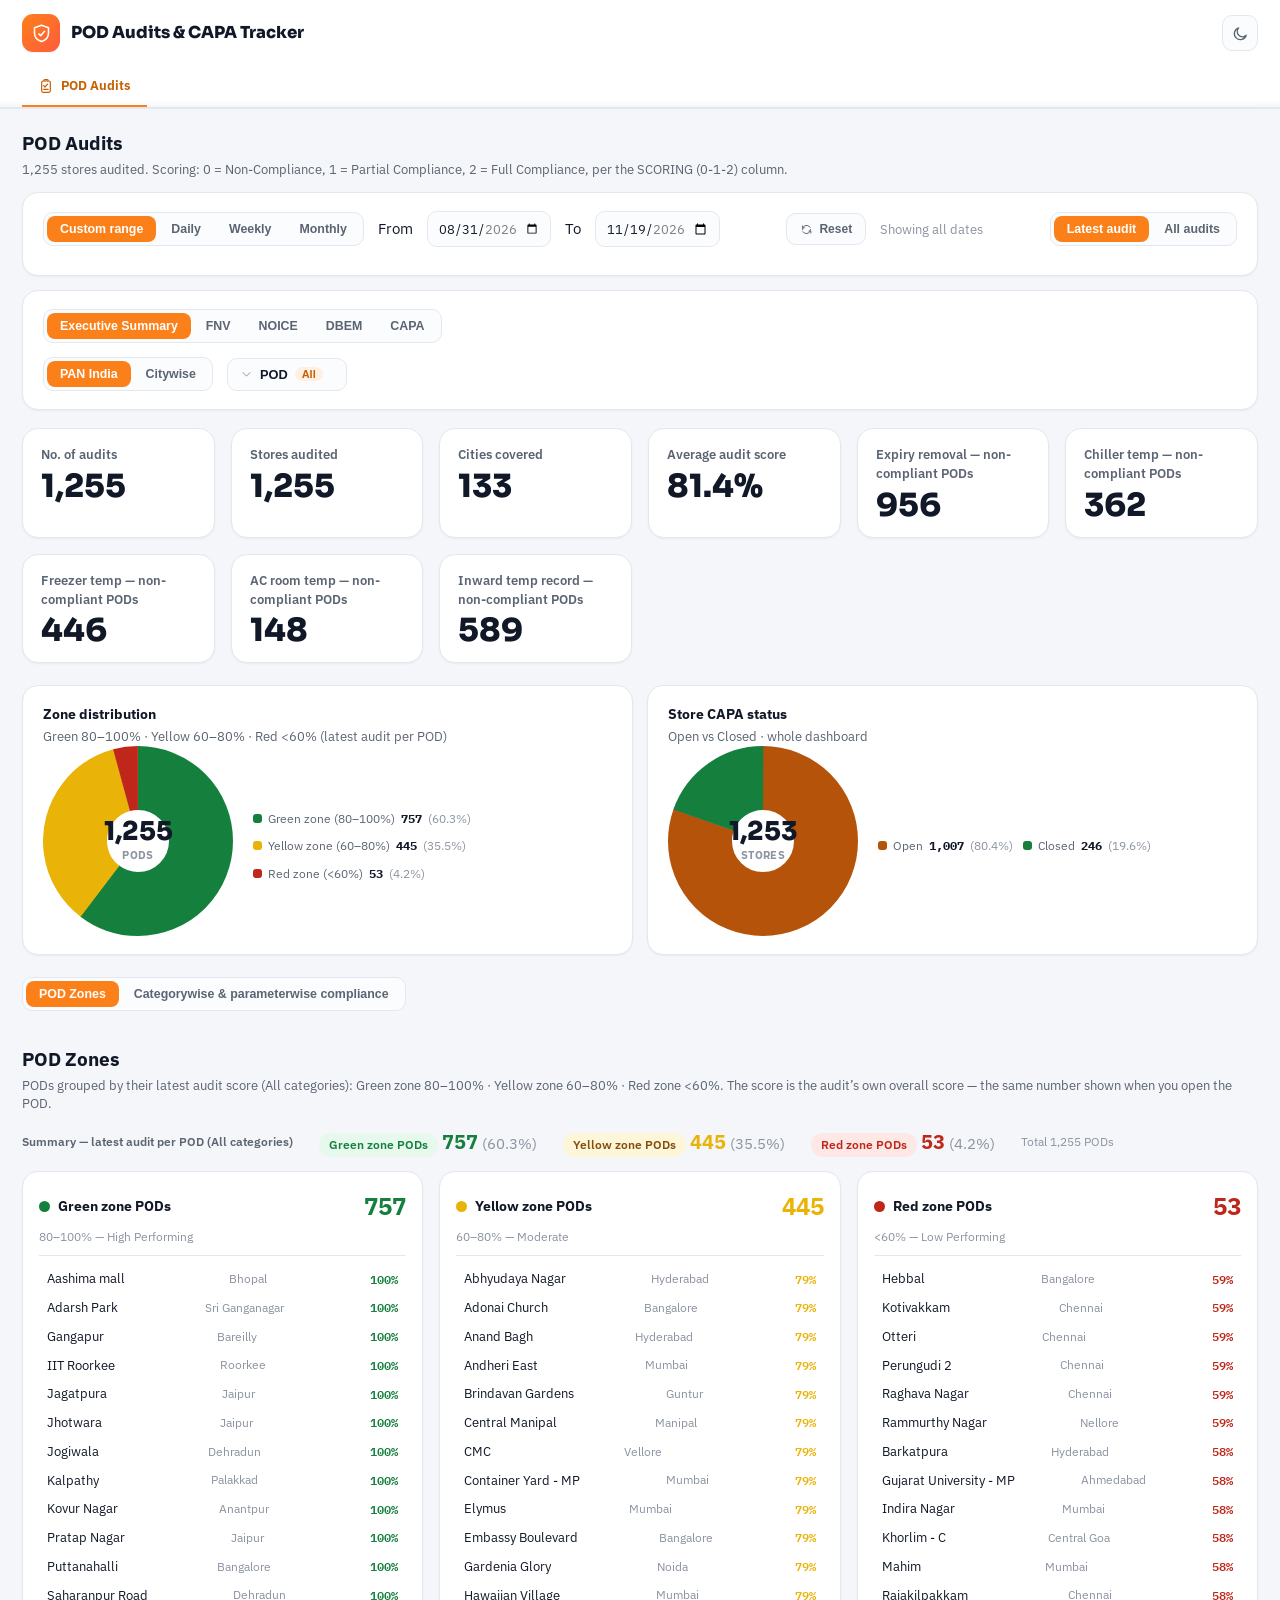
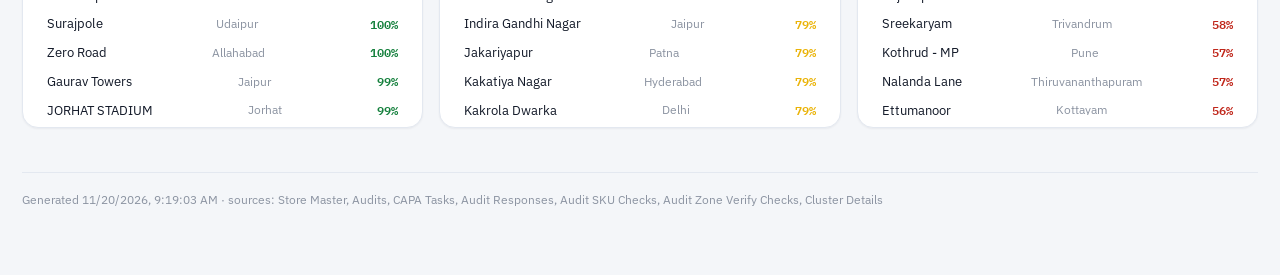
<file: index.html>
<!DOCTYPE html>
<html lang="en">
<head>
<meta charset="UTF-8">
<meta name="viewport" content="width=device-width, initial-scale=1.0">
<title>POD Audits &amp; CAPA Tracker</title>
<link rel="preconnect" href="https://fonts.googleapis.com">
<link href="https://fonts.googleapis.com/css2?family=Sora:wght@600;700;800&family=IBM+Plex+Sans:wght@400;500;600;700&family=IBM+Plex+Mono:wght@500;600&display=swap" rel="stylesheet">
<link rel="stylesheet" href="shared/theme.css">
</head>
<body>

<div class="topbar">
  <div class="topbar-inner">
    <div class="brand">
      <div class="logo" id="brandLogo"></div>
      <div>
        <div class="brand-title">POD Audits &amp; CAPA Tracker</div>
      </div>
    </div>
    <div class="top-actions">
      <button class="icon-btn" id="themeToggle" title="Toggle dark mode"></button>
    </div>
  </div>
  <div class="tabbar" id="tabbar">
    <button class="tab-btn active" data-tab="overview"></button>
  </div>
</div>

<div class="page">

  <!-- ================= POD AUDITS (was "Overview") ================= -->
  <div class="tab-panel active" data-panel="overview">

    <div class="section" style="margin-top:20px">
      <div class="section-head">
        <div>
          <div class="section-title">POD Audits</div>
          <div class="section-sub" id="ovSubtitle"></div>
        </div>
      </div>

      <div class="card" style="margin-bottom:14px">
        <div style="display:flex;flex-wrap:wrap;gap:14px;align-items:center">
          <div class="seg" id="datePresetSeg">
            <button type="button" class="seg-btn active" data-preset="custom">Custom range</button>
            <button type="button" class="seg-btn" data-preset="day">Daily</button>
            <button type="button" class="seg-btn" data-preset="week">Weekly</button>
            <button type="button" class="seg-btn" data-preset="month">Monthly</button>
          </div>
          <select class="date-input" id="weekSel" style="display:none"></select>
          <select class="date-input" id="monthSel" style="display:none"></select>
          <span class="flabel">From</span>
          <input type="date" class="date-input" id="dateFrom">
          <span class="flabel">To</span>
          <input type="date" class="date-input" id="dateTo">
          <button class="reset-btn" id="resetFiltersBtn"></button>
          <span id="dateStatusText" style="font-size:12.5px;color:var(--text-faint)"></span>
          <div class="seg" id="auditRecencySeg" style="margin-left:auto">
            <button type="button" class="seg-btn active" data-recency="latest">Latest audit</button>
            <button type="button" class="seg-btn" data-recency="all">All audits</button>
          </div>
        </div>
        <div class="active-tags" id="activeTags" style="margin-top:10px"></div>
      </div>

      <div class="card" style="margin-bottom:18px">
        <div class="seg" id="categoryTabSeg" style="margin-bottom:14px">
          <button type="button" class="seg-btn active" data-cat="exec">Executive Summary</button>
          <button type="button" class="seg-btn" data-cat="FNV">FNV</button>
          <button type="button" class="seg-btn" data-cat="Noice">NOICE</button>
          <button type="button" class="seg-btn" data-cat="DBEM">DBEM</button>
          <button type="button" class="seg-btn" data-cat="capa">CAPA</button>
        </div>
        <div id="execScopeNote" class="section-sub" style="display:none;margin:-4px 0 10px;font-weight:600;color:var(--accent-ink)">PAN India</div>
        <div style="display:flex;flex-wrap:wrap;gap:14px;align-items:center">
          <div class="seg" id="geoSeg">
            <button type="button" class="seg-btn active" data-geo="pan">PAN India</button>
            <button type="button" class="seg-btn" data-geo="city">Citywise</button>
          </div>
          <div class="msel hidden" id="citySel"><button class="msel-btn" id="citySelBtn"></button><div class="msel-pop"></div></div>
          <div class="msel" id="podSel"><button class="msel-btn" id="podSelBtn"></button><div class="msel-pop"></div></div>
        </div>
      </div>

      <div class="grid kpi-grid" id="ovKpiGrid"></div>

      <div class="grid" style="grid-template-columns:repeat(auto-fit,minmax(320px,1fr));gap:14px;margin-top:22px" id="execPies">
        <div class="card">
          <div class="section-title" style="font-size:14px">Zone distribution</div>
          <div class="section-sub">Green 80–100% · Yellow 60–80% · Red &lt;60% (latest audit per POD)</div>
          <div id="zonePie"></div>
        </div>
        <div class="card">
          <div class="section-title" style="font-size:14px">Store CAPA status</div>
          <div class="section-sub">Open vs Closed · whole dashboard</div>
          <div id="capaPie"></div>
        </div>
      </div>

      <div class="seg" id="ovSubTabSeg" style="margin-top:22px">
        <button type="button" class="seg-btn active" data-sub="zones">POD Zones</button>
        <button type="button" class="seg-btn" data-sub="compliance">Categorywise &amp; parameterwise compliance</button>
      </div>
    </div>

    <div class="section" id="sec-pod-zones" data-ovsub="zones">
      <div class="section-head">
        <div>
          <div class="section-title">POD Zones</div>
          <div class="section-sub" id="podZonesSubtitle"></div>
        </div>
      </div>
      <div id="podZones"></div>
    </div>

    <div class="section" id="sec-category" data-ovsub="compliance" style="display:none">
      <div class="section-head">
        <div>
          <div class="section-title">Categorywise &amp; parameterwise compliance</div>
          <div class="section-sub">POD counts per compliance bucket for each checklist parameter. Click a count to switch the bucket shown in the drill-down list; click a store for its findings. Category tabs above scope the table.</div>
        </div>
      </div>
      <div class="card"><div id="complianceTable"></div></div>
    </div>

  </div>

  <!-- ================= CAPA ================= -->
  <div class="tab-panel" data-panel="capa">
    <div class="section" style="margin-top:20px">
      <div class="section-head">
        <div>
          <div class="section-title">CAPA</div>
          <div class="section-sub">CAPA = Corrective Action. Every audit finding sends the store a fix task with a 3-day deadline. This page tracks whether each store fixed its issues, and whether it did so within those 3 days.</div>
        </div>
      </div>

      <div class="card" style="margin-bottom:14px">
        <div style="display:flex;flex-wrap:wrap;gap:14px;align-items:center">
          <div class="seg" id="datePresetSegCapa">
            <button type="button" class="seg-btn active" data-preset="custom">Custom range</button>
            <button type="button" class="seg-btn" data-preset="day">Daily</button>
            <button type="button" class="seg-btn" data-preset="week">Weekly</button>
            <button type="button" class="seg-btn" data-preset="month">Monthly</button>
          </div>
          <select class="date-input" id="weekSelCapa" style="display:none"></select>
          <select class="date-input" id="monthSelCapa" style="display:none"></select>
          <span class="flabel">From</span>
          <input type="date" class="date-input" id="dateFromCapa">
          <span class="flabel">To</span>
          <input type="date" class="date-input" id="dateToCapa">
          <button class="reset-btn" id="resetFiltersBtnCapa"></button>
          <span id="dateStatusTextCapa" style="font-size:12.5px;color:var(--text-faint)"></span>
        </div>
      </div>

      <div class="card" style="margin-bottom:18px">
        <div class="seg" id="categoryTabSegCapa" style="margin-bottom:14px">
          <button type="button" class="seg-btn active" data-cat="exec">Executive Summary</button>
          <button type="button" class="seg-btn" data-cat="FNV">FNV</button>
          <button type="button" class="seg-btn" data-cat="Noice">NOICE</button>
          <button type="button" class="seg-btn" data-cat="DBEM">DBEM</button>
          <button type="button" class="seg-btn" data-cat="capa">CAPA</button>
        </div>
        <div style="display:flex;flex-wrap:wrap;gap:14px;align-items:center">
          <div class="seg" id="geoSegCapa">
            <button type="button" class="seg-btn active" data-geo="pan">PAN India</button>
            <button type="button" class="seg-btn" data-geo="cluster">Cluster-wise</button>
            <button type="button" class="seg-btn" data-geo="city">Citywise</button>
          </div>
          <div class="msel hidden" id="clusterSelCapa"><button class="msel-btn" id="clusterSelBtnCapa"></button><div class="msel-pop"></div></div>
          <div class="msel hidden" id="citySelCapa"><button class="msel-btn" id="citySelBtnCapa"></button><div class="msel-pop"></div></div>
          <div class="msel" id="podSelCapa"><button class="msel-btn" id="podSelBtnCapa"></button><div class="msel-pop"></div></div>
        </div>
      </div>

      <div class="grid kpi-grid" id="capaKpiGrid" style="margin-top:18px"></div>

      <div class="card" style="margin-top:16px">
        <div class="card-title">CAPA by city and store — click a row for the checkpoint list, or "View report" for a summary</div>
        <div id="capaOverdueTable"></div>
      </div>
    </div>
  </div>

  <div class="footer-note">
    <span id="footMeta"></span>
  </div>
</div>

<div id="modalRoot"></div>

<script src="data/dashboard-data.js"></script>
<script src="shared/icons.js"></script>
<script src="shared/charts.js"></script>
<script src="shared/app.js"></script>
<script>
  document.getElementById('brandLogo').innerHTML = icon('logo', {size:21});
  var D = window.DASHBOARD_DATA;
  document.getElementById('footMeta').textContent = 'Generated ' + new Date(D.meta.generatedAt).toLocaleString() + ' · sources: ' + D.meta.dataSources.used.join(', ');

  // ---------------- top-level tab: POD Audits (CAPA now lives in the category strip) ----------------
  var TABS = [
    { key:'overview', label:'POD Audits', ic:'clipboard' },
    { key:'capa', label:'CAPA', ic:'shield-check' },
  ];
  document.querySelectorAll('#tabbar .tab-btn').forEach(function(btn){
    var t = TABS.find(function(x){ return x.key === btn.getAttribute('data-tab'); });
    btn.innerHTML = icon(t.ic,{size:15}) + t.label;
    btn.addEventListener('click', function(){
      document.querySelectorAll('#tabbar .tab-btn').forEach(function(b){ b.classList.remove('active'); });
      document.querySelectorAll('.tab-panel').forEach(function(p){ p.classList.remove('active'); });
      btn.classList.add('active');
      document.querySelector('.tab-panel[data-panel="'+t.key+'"]').classList.add('active');
    });
  });

  // ---------------- date preset rows: Custom range / Daily / Weekly / Monthly (duplicated on POD Audits + CAPA tabs, same shared state) ----------------
  var dateFromEl = document.getElementById('dateFrom'), dateToEl = document.getElementById('dateTo');
  var dateFromElCapa = document.getElementById('dateFromCapa'), dateToElCapa = document.getElementById('dateToCapa');
  var datePresetSeg = document.getElementById('datePresetSeg'), datePresetSegCapa = document.getElementById('datePresetSegCapa');
  var geoSeg = document.getElementById('geoSeg'), geoSegCapa = document.getElementById('geoSegCapa');
  var categoryTabSeg = document.getElementById('categoryTabSeg'), categoryTabSegCapa = document.getElementById('categoryTabSegCapa');
  [dateFromElCapa, dateToElCapa].forEach(function(el){ if (el){ el.min = D.meta.dateRange.from; el.max = D.meta.dateRange.to; } });

  // Weekly/Monthly dropdowns: pick a week number or a month instead of typing dates.
  // Weeks use ISO numbering (same as the IGCC weekly summary, e.g. 2026-10-05 = W41)
  // and only weeks/months that actually have audits are listed.
  var MONTH_NAMES = ['Jan','Feb','Mar','Apr','May','Jun','Jul','Aug','Sep','Oct','Nov','Dec'];
  var weekSels = [document.getElementById('weekSel'), document.getElementById('weekSelCapa')];
  var monthSels = [document.getElementById('monthSel'), document.getElementById('monthSelCapa')];
  function weekOptionLabel(key){
    var r = Dashboard.isoWeekRange(key);
    return 'Week '+(+key.split('-W')[1])+'  ('+r.from.slice(5)+' → '+r.to.slice(5)+')';
  }
  function monthOptionLabel(ym){
    return MONTH_NAMES[(+ym.slice(5,7))-1]+' '+ym.slice(0,4);
  }
  function populateDateDropdowns(){
    weekSels.forEach(function(sel){
      if (!sel) return;
      sel.innerHTML = '<option value="">Select week…</option>' + Dashboard.filterWeeks().map(function(k){
        return '<option value="'+k+'">'+weekOptionLabel(k)+'</option>';
      }).join('');
    });
    monthSels.forEach(function(sel){
      if (!sel) return;
      sel.innerHTML = '<option value="">Select month…</option>' + Dashboard.filterMonths().map(function(m){
        return '<option value="'+m+'">'+monthOptionLabel(m)+'</option>';
      }).join('');
    });
  }
  populateDateDropdowns();
  weekSels.forEach(function(sel){
    if (!sel) return;
    sel.addEventListener('change', function(){
      if (!sel.value) return;
      var r = Dashboard.isoWeekRange(sel.value);
      Dashboard.state.dateFrom = r.from; Dashboard.state.dateTo = r.to;
      Dashboard.state.datePresetCustom = false;
      Dashboard.refreshAll();
    });
  });
  monthSels.forEach(function(sel){
    if (!sel) return;
    sel.addEventListener('change', function(){
      if (!sel.value) return;
      Dashboard.state.dateFrom = sel.value+'-01';
      Dashboard.state.dateTo = sel.value+'-'+String(Dashboard.lastDayOfMonth(sel.value)).padStart(2,'0');
      Dashboard.state.datePresetCustom = false;
      Dashboard.refreshAll();
    });
  });

  [datePresetSeg, datePresetSegCapa].forEach(function(seg){
    if (!seg) return;
    seg.addEventListener('click', function(e){
      var btn = e.target.closest('.seg-btn'); if (!btn) return;
      var preset = btn.getAttribute('data-preset');
      var latest = D.meta.dateRange.to;
      if (preset === 'day'){ Dashboard.state.dateFrom = latest; Dashboard.state.dateTo = latest; Dashboard.state.datePresetCustom = false; }
      else if (preset === 'week'){ var wks = Dashboard.filterWeeks(); var r = Dashboard.isoWeekRange(wks[wks.length-1]); Dashboard.state.dateFrom = r.from; Dashboard.state.dateTo = r.to; Dashboard.state.datePresetCustom = false; }
      else if (preset === 'month'){ var mos = Dashboard.filterMonths(); var ym = mos[mos.length-1]; Dashboard.state.dateFrom = ym+'-01'; Dashboard.state.dateTo = ym+'-'+String(Dashboard.lastDayOfMonth(ym)).padStart(2,'0'); Dashboard.state.datePresetCustom = false; }
      else if (preset === 'custom'){ Dashboard.state.datePresetCustom = true; } // keep From/To as they are
      Dashboard.refreshAll();
    });
  });
  if (dateFromElCapa) dateFromElCapa.addEventListener('change', function(){ Dashboard.state.dateFrom = dateFromElCapa.value; Dashboard.refreshAll(); });
  if (dateToElCapa) dateToElCapa.addEventListener('change', function(){ Dashboard.state.dateTo = dateToElCapa.value; Dashboard.refreshAll(); });

  function refreshDateStatusText(){
    var isFull = Dashboard.state.dateFrom === D.meta.dateRange.from && Dashboard.state.dateTo === D.meta.dateRange.to;
    var txt = isFull ? 'Showing all dates' : 'Showing ' + Dashboard.state.dateFrom + ' → ' + Dashboard.state.dateTo;
    var el = document.getElementById('dateStatusText'); if (el) el.textContent = txt;
    var elCapa = document.getElementById('dateStatusTextCapa'); if (elCapa) elCapa.textContent = txt;
  }

  // ---------------- POD Audits sub-tabs: Categorywise compliance / POD Zones ----------------
  document.getElementById('ovSubTabSeg').addEventListener('click', function(e){
    var btn = e.target.closest('.seg-btn'); if (!btn) return;
    this.querySelectorAll('.seg-btn').forEach(function(b){ b.classList.remove('active'); });
    btn.classList.add('active');
    var sub = btn.getAttribute('data-sub');
    document.querySelectorAll('[data-ovsub]').forEach(function(sec){ sec.style.display = (sec.getAttribute('data-ovsub') === sub) ? '' : 'none'; });
  });

  // ---------------- All audits / Latest audit per store ----------------
  document.getElementById('auditRecencySeg').addEventListener('click', function(e){
    var btn = e.target.closest('.seg-btn'); if (!btn) return;
    this.querySelectorAll('.seg-btn').forEach(function(b){ b.classList.remove('active'); });
    btn.classList.add('active');
    Dashboard.state.latestOnly = btn.getAttribute('data-recency') === 'latest';
    Dashboard.refreshAll();
  });

  // ---------------- Executive Summary / FNV / NOICE / DBEM / CAPA sub-tabs (CAPA shows the CAPA panel) ----------------
  [categoryTabSeg, categoryTabSegCapa].forEach(function(seg){
    if (!seg) return;
    seg.addEventListener('click', function(e){
      var btn = e.target.closest('.seg-btn'); if (!btn) return;
      var cat = btn.getAttribute('data-cat');
      if (cat === 'capa'){
        // CAPA view: activate the capa panel; syncAllFilterUI owns strip highlighting
        Dashboard.state.view = 'capa';
        document.querySelectorAll('.tab-panel').forEach(function(p){ p.classList.remove('active'); });
        document.querySelector('.tab-panel[data-panel="capa"]').classList.add('active');
        syncAllFilterUI();
        window.scrollTo(0, 0);
        return;
      }
      Dashboard.state.view = 'overview';
      Dashboard.state.categoryTab = cat;
      // coming back from CAPA: make sure the overview panel is visible again
      document.querySelectorAll('.tab-panel').forEach(function(p){ p.classList.remove('active'); });
      document.querySelector('.tab-panel[data-panel="overview"]').classList.add('active');
      Dashboard.refreshAll();
    });
  });

  // ---------------- PAN India / Cluster-wise / Citywise geography toggle (Cluster-wise only exists on the CAPA tab's strip; POD Audits tab only has PAN India/Citywise, same shared state) ----------------
  [geoSeg, geoSegCapa].forEach(function(seg){
    if (!seg) return;
    seg.addEventListener('click', function(e){
      var btn = e.target.closest('.seg-btn'); if (!btn) return;
      var mode = btn.getAttribute('data-geo'); // 'pan' | 'cluster' | 'city'
      Dashboard.state.geoMode = mode;
      if (mode !== 'city') Dashboard.state.cities = null;
      if (mode !== 'cluster') Dashboard.state.clusters = null;
      Dashboard.refreshAll();
    });
  });

  // Repaints every duplicated filter control (both tabs) to match the current shared state —
  // runs on every refresh, so it doesn't matter which tab's control was actually clicked.
  function syncAllFilterUI(){
    var s = Dashboard.state;
    [dateFromEl, dateFromElCapa].forEach(function(el){ if (el) el.value = s.dateFrom; });
    [dateToEl, dateToElCapa].forEach(function(el){ if (el) el.value = s.dateTo; });
    var latest = D.meta.dateRange.to;
    var preset;
    if (s.datePresetCustom) { preset = 'custom'; }
    else {
      preset = 'custom';
      if (s.dateFrom === s.dateTo) preset = 'day';
      else {
        // any full ISO week present in the data counts as Weekly, any full month as Monthly
        var wkMatch = Dashboard.filterWeeks().some(function(k){ var r = Dashboard.isoWeekRange(k); return r.from===s.dateFrom && r.to===s.dateTo; });
        if (wkMatch) preset = 'week';
        else {
          var ym = s.dateFrom.slice(0,7);
          if (ym===s.dateTo.slice(0,7) && s.dateFrom.slice(8)==='01' && s.dateTo===ym+'-'+String(Dashboard.lastDayOfMonth(ym)).padStart(2,'0')) preset = 'month';
        }
      }
    }
    [datePresetSeg, datePresetSegCapa].forEach(function(seg){ if (!seg) return; seg.querySelectorAll('.seg-btn').forEach(function(b){ b.classList.toggle('active', b.getAttribute('data-preset')===preset); }); });
    // dropdown visibility follows the active preset; selection reflects the current range
    var showWeek = preset==='week', showMonth = preset==='month';
    var wkKey = null, matched = false;
    if (showWeek || showMonth){
      weekSels.forEach(function(sel){
        if (!sel) return;
        sel.value = '';
        Dashboard.filterWeeks().forEach(function(k){
          var r = Dashboard.isoWeekRange(k);
          if (r.from===s.dateFrom && r.to===s.dateTo){ sel.value = k; matched = true; }
        });
      });
      monthSels.forEach(function(sel){ if (sel) sel.value = (s.dateFrom.slice(0,7)===s.dateTo.slice(0,7)) ? s.dateFrom.slice(0,7) : ''; });
    }
    weekSels.forEach(function(sel){ if (sel){ sel.style.display = showWeek ? '' : 'none'; } });
    monthSels.forEach(function(sel){ if (sel){ sel.style.display = showMonth ? '' : 'none'; } });
    var mode = s.geoMode || 'pan';
    // Exec summary now supports geo filtering too (City/POD), same as category tabs
    var execPanOnly = false;
    [geoSeg, geoSegCapa].forEach(function(seg){
      if (!seg) return;
      var hasMode = false;
      seg.querySelectorAll('.seg-btn').forEach(function(b){ if (b.getAttribute('data-geo')===mode) hasMode = true; });
      seg.querySelectorAll('.seg-btn').forEach(function(b){
        var g = b.getAttribute('data-geo');
        b.classList.toggle('active', hasMode ? (g===mode) : (g==='pan'));
      });
    });
    [geoSeg, geoSegCapa].forEach(function(seg){ if (seg) seg.style.display = ''; });
    var scopeNote = document.getElementById('execScopeNote'); if (scopeNote) scopeNote.style.display = execPanOnly ? '' : 'none';
    // dropdowns follow the geo mode on every tab, including exec
    [document.getElementById('citySel'), document.getElementById('citySelCapa')].forEach(function(el){ if (el){ el.classList.toggle('hidden', mode!=='city'); } });
    [document.getElementById('clusterSelCapa')].forEach(function(el){ if (el){ el.classList.toggle('hidden', mode!=='cluster'); } });
    [document.getElementById('podSel'), document.getElementById('podSelCapa')].forEach(function(el){ if (el) el.style.display = ''; });
    [categoryTabSeg, categoryTabSegCapa].forEach(function(seg){ if (!seg) return; seg.querySelectorAll('.seg-btn').forEach(function(b){ var c = b.getAttribute('data-cat'); b.classList.toggle('active', s.view === 'capa' ? c==='capa' : c===s.categoryTab && c!=='capa'); }); });
  }

  // Reset also puts the date-preset / recency / geography / category controls back to defaults
  function resetAllFilters(){
    Dashboard.state.cities = null;
    Dashboard.state.pods = null;
    Dashboard.state.clusters = null;
    Dashboard.state.geoMode = 'pan';
    Dashboard.state.dateFrom = D.meta.dateRange.from;
    Dashboard.state.dateTo = D.meta.dateRange.to;
    Dashboard.state.datePresetCustom = false;
    Dashboard.state.latestOnly = false;
    Dashboard.state.categoryTab = 'exec';
    Dashboard.state.view = 'overview';
    document.querySelectorAll('#auditRecencySeg .seg-btn').forEach(function(b){ b.classList.toggle('active', b.getAttribute('data-recency')==='latest'); });
    Dashboard.refreshAll();
  }
  [document.getElementById('resetFiltersBtn'), document.getElementById('resetFiltersBtnCapa')].forEach(function(btn){
    if (!btn) return;
    btn.innerHTML = icon('refresh',{size:13}) + 'Reset';
    btn.addEventListener('click', resetAllFilters);
  });

  // ---------------- Overview KPI cards (matches the reference: plain number, no sub-text) ----------------
  var CATEGORY_TITLES = { exec:'Executive Summary', FNV:'FNV', Noice:'NOICE', DBEM:'DBEM' };
  function renderOverviewKpis(f){
    var el = document.getElementById('ovKpiGrid'); if (!el) return;
    var totalAudits = f.audits.length;
    var storesAudited = new Set(f.audits.map(function(a){ return a.storeId; })).size;
    var citiesCovered = f.citiesAudited.size;
    var cat = Dashboard.state.categoryTab || 'exec';
    var catCards = (cat === 'exec') ? Dashboard.zoneCards() : Dashboard.categoryCards(cat);
    var avgScore = Dashboard.avgCategoryScore(cat);
    var avgCard = avgScore === null ? [] : [{ key:'avgscore', value:avgScore+'%', label:(cat === 'exec' ? 'Average audit score' : CATEGORY_TITLES[cat] + ' average audit score') }];
    var cards = [
      { key:'audits', value:totalAudits.toLocaleString(), label:'No. of audits' },
      { key:'stores', value:storesAudited.toLocaleString(), label:'Stores audited' },
      { key:'cities', value:citiesCovered.toLocaleString(), label:'Cities covered' },
    ].concat(avgCard, catCards);
    el.innerHTML = cards.map(function(c){ return Charts.kpiCard({ key:c.key, value:c.value, label:c.label }); }).join('');
    document.getElementById('ovSubtitle').textContent = storesAudited.toLocaleString() + ' stores audited. Scoring: 0 = Non-Compliance, 1 = Partial Compliance, 2 = Full Compliance, per the SCORING (0-1-2) column.';
    var scope = Dashboard.state.clusters ? Array.from(Dashboard.state.clusters).join(', ') : (Dashboard.state.cities ? Array.from(Dashboard.state.cities).join(', ') : 'PAN India');
    var catLabel = CATEGORY_TITLES[cat] || cat;
    var catTitleEl = document.getElementById('catSectionTitle'); if (catTitleEl) catTitleEl.textContent = (cat === 'exec' ? 'Categorywise' : catLabel + ' —') + ' parameterwise compliance';
    var catSubEl = document.getElementById('catSubtitle'); if (catSubEl) catSubEl.textContent = 'Number of stores Fully compliant, Partially compliant, and Non compliant per ' + (cat === 'exec' ? 'category and ' : '') + 'checklist parameter (' + scope + '). Click a Parameter to expand the City & Store list; click a count to view just that bucket.';
  }

  // ---------------- CAPA tab: category-scoped KPI cards + city→POD closure breakdown ----------------
  // The existing CAPA donuts/bar/flat table below are left exactly as they were — they stay
  // city/date filtered only (not category-scoped), since those charts were already confirmed good.
  function capaCategoryFilter(rows){
    var cat = Dashboard.state.categoryTab;
    if (!cat || cat === 'exec') return rows;
    return rows.filter(function(c){ return c.category === cat; });
  }
  function classifyStoreCapa(rows){
    if (rows.some(function(c){ return c.status === 'Open'; })) return 'Open';
    if (rows.some(function(c){ return c.status === 'In Progress'; })) return 'In Progress';
    return 'Closed';
  }
  function renderCapaKpis(f){
    var el = document.getElementById('capaKpiGrid'); if (!el) return;
    var rows = capaCategoryFilter(f.capa);
    var byStore = {};
    rows.forEach(function(c){ (byStore[c.storeId] = byStore[c.storeId] || []).push(c); });
    var storeIds = Object.keys(byStore);
    // audit-level CAPA sharing: of audits that had findings, how many got CAPA tasks
    var capaAuditIds = {};
    var capaAuditIdsShared = {};
    f.capa.forEach(function(c){ capaAuditIds[c.auditId] = true; });
    var auditsWithFindings=0, auditsWithCapa=0;
    f.audits.forEach(function(a){
      if ((a.nc + a.pc) > 0){
        auditsWithFindings++;
        if (capaAuditIds[a.id]) { auditsWithCapa++; capaAuditIdsShared[a.id] = true; }
      }
    });
    // audit-level status over exactly the audits the shared card counts (findings + CAPA):
    // "closed" = at least ONE task Closed (closure started), "open" = no task Closed yet —
    // so open + closed = audits with CAPA shared.
    var byAudit = {};
    f.capa.forEach(function(c){ if (capaAuditIdsShared[c.auditId]) (byAudit[c.auditId] = byAudit[c.auditId] || []).push(c); });
    var auditsOpen=0, auditsClosed=0;
    Object.keys(byAudit).forEach(function(id){
      var tasks = byAudit[id];
      if (tasks.some(function(c){ return c.status === 'Closed'; })) auditsClosed++;
      else auditsOpen++;
    });
    var capaSharePct = auditsWithFindings ? Math.round(1000*auditsWithCapa/auditsWithFindings)/10 : 0;
    var auditClosedPct = (auditsOpen+auditsClosed) ? Math.round(100*auditsClosed/(auditsOpen+auditsClosed)) : 0;
    var cards = [
      { key:'cs-total', value:storeIds.length.toLocaleString(), label:'Stores with CAPA tasks' },
      { key:'cs-open', value:auditsOpen.toLocaleString(), label:'Audits — CAPA open' },
      { key:'cs-closed', value:auditsClosed.toLocaleString(), label:'Audits — CAPA closed (≥1 task)' },
      { key:'cs-closed-pct', value:auditClosedPct+'%', label:'Audits CAPA closed (%)' },
    ];
    el.innerHTML = cards.map(function(c){ return Charts.kpiCard({ key:c.key, value:c.value, label:c.label }); }).join('');
    var cat = Dashboard.state.categoryTab || 'exec';
    var scope = Dashboard.state.clusters ? Array.from(Dashboard.state.clusters).join(', ') : (Dashboard.state.cities ? Array.from(Dashboard.state.cities).join(', ') : 'PAN India');
    var subEl = document.getElementById('capaKpiSubtitle'); if (subEl) subEl.textContent = (CATEGORY_TITLES[cat]||cat) + ', ' + scope;
  }

  // ---------------- Audit → CAPA coverage ----------------
  // Answers "why don't all audits have CAPA?" — clean audits generate no tasks by design;
  // the rest should, and the gaps are split into email-never-sent vs tasks-not-in-export.
  function renderCapaCoverage(f){
    var el = document.getElementById('capaCoverage'); if (!el) return;
    var audits = f.audits;
    var capaAuditIds = new Set(f.capa.map(function(c){ return c.auditId; }));
    var withCapa = 0, clean = 0, mailNotSent = [], mailSentNoTasks = [];
    audits.forEach(function(a){
      var hasFindings = (a.nc + a.pc) > 0;
      if (!hasFindings){ clean++; return; }
      if (capaAuditIds.has(a.id)) { withCapa++; return; }
      if (a.capaMailStatus === 'sent') mailSentNoTasks.push(a);
      else mailNotSent.push(a);
    });
    var withFindings = withCapa + mailNotSent.length + mailSentNoTasks.length;
    var rows = [
      { label:'Audits with CAPA tasks', n:withCapa, cls:'good',
        hint:'Findings recorded and CAPA sent to the store manager' },
      { label:'Clean audits — no CAPA needed', n:clean, cls:'info',
        hint:'Zero non-compliances (NC) and partial compliances (PC), so nothing to close' },
      { label:'Findings but CAPA email not sent', n:mailNotSent.length, cls:'bad',
        hint:'CAPA mail status blank in the tool — follow up in the Pod Audit Tool' },
      { label:'CAPA sent, tasks not in export yet', n:mailSentNoTasks.length, cls:'warn',
        hint:'Usually recent audits (last few days) or a sync gap in the CAPA Tasks export' },
    ];
    el.innerHTML = '<div class="table-wrap"><table class="datatable"><thead><tr>'+
      '<th>Bucket</th><th style="text-align:right">Audits</th><th>% of audits with findings</th><th>What it means</th>'+
      '</tr></thead><tbody>'+
      rows.map(function(r){
        var pct = withFindings ? Math.round(100*r.n/withFindings) : 0;
        return '<tr><td><span class="badge '+r.cls+'">'+r.label+'</span></td>'+
          '<td class="cnt-cell" style="text-align:right"><span>'+r.n.toLocaleString()+'</span></td>'+
          '<td class="cnt-cell" style="text-align:right;opacity:.75"><span>'+(r.label.indexOf('Clean')===0?'—':pct+'%')+'</span></td>'+
          '<td style="opacity:.75;font-size:12px">'+r.hint+'</td></tr>';
      }).join('')+
      '</tbody></table></div>';
    var sub = document.getElementById('capaCoverageSubtitle');
    if (sub) sub.textContent = withFindings.toLocaleString() + ' of ' + audits.length.toLocaleString() +
      ' audits had findings, so a CAPA went to the store manager for each. The rest were clean — no CAPA is generated when there is nothing to fix.';
  }


  // ---------------- Executive summary pies: zone distribution + store CAPA status ----------------
  function renderExecPies(f){
    var piesEl = document.getElementById('execPies');
    var zoneEl = document.getElementById('zonePie');
    var capaEl = document.getElementById('capaPie');
    // pies are executive-summary only — hidden on FNV/Noice/DBEM tabs
    var isExec = (Dashboard.state.categoryTab || 'exec') === 'exec';
    if (piesEl) piesEl.style.display = isExec ? '' : 'none';
    if (!isExec) return;
    if (zoneEl){
      // same buckets as the POD zones table below (renderPodZones) — zone % per POD
      var counts = { g:0, y:0, r:0 };
      var pods = Dashboard.zonePodScoresForPies ? Dashboard.zonePodScoresForPies() : [];
      pods.forEach(function(p){ counts[p.score >= 80 ? 'g' : p.score >= 60 ? 'y' : 'r']++; });
      Charts.donut(zoneEl, {
        size:190, thickness:64, centerValue:Charts.fmt(pods.length), centerLabel:'PODs',
        segments:[
          { label:'Green zone (80–100%)', value:counts.g, color:'var(--good)' },
          { label:'Yellow zone (60–80%)', value:counts.y, color:'var(--zone-yellow)' },
          { label:'Red zone (<60%)', value:counts.r, color:'var(--bad)' },
        ]
      });
    }
    if (capaEl){
      // whole dashboard: store-level CAPA status
      var byStore = {};
      D.capa.forEach(function(c){ (byStore[c.storeId] = byStore[c.storeId] || []).push(c); });
      var open = 0, closed = 0;
      Object.keys(byStore).forEach(function(k){
        var tasks = byStore[k];
        if (tasks.every(function(t){ return t.status === 'Closed'; })) closed++;
        else open++;
      });
      Charts.donut(capaEl, {
        size:190, thickness:64, centerValue:Charts.fmt(open + closed), centerLabel:'Stores',
        segments:[
          { label:'Open', value:open, color:'var(--warn)' },
          { label:'Closed', value:closed, color:'var(--good)' },
        ]
      });
    }
  }

  window.onDashboardRefresh = function(f){
    renderOverviewKpis(f);
    renderCapaKpis(f);
    renderCapaCoverage(f);
    renderExecPies(f);
    syncAllFilterUI();
    refreshDateStatusText();
  };

  Dashboard.init();
  renderOverviewKpis(Dashboard.computeFiltered());
</script>
</body>
</html>
</file>
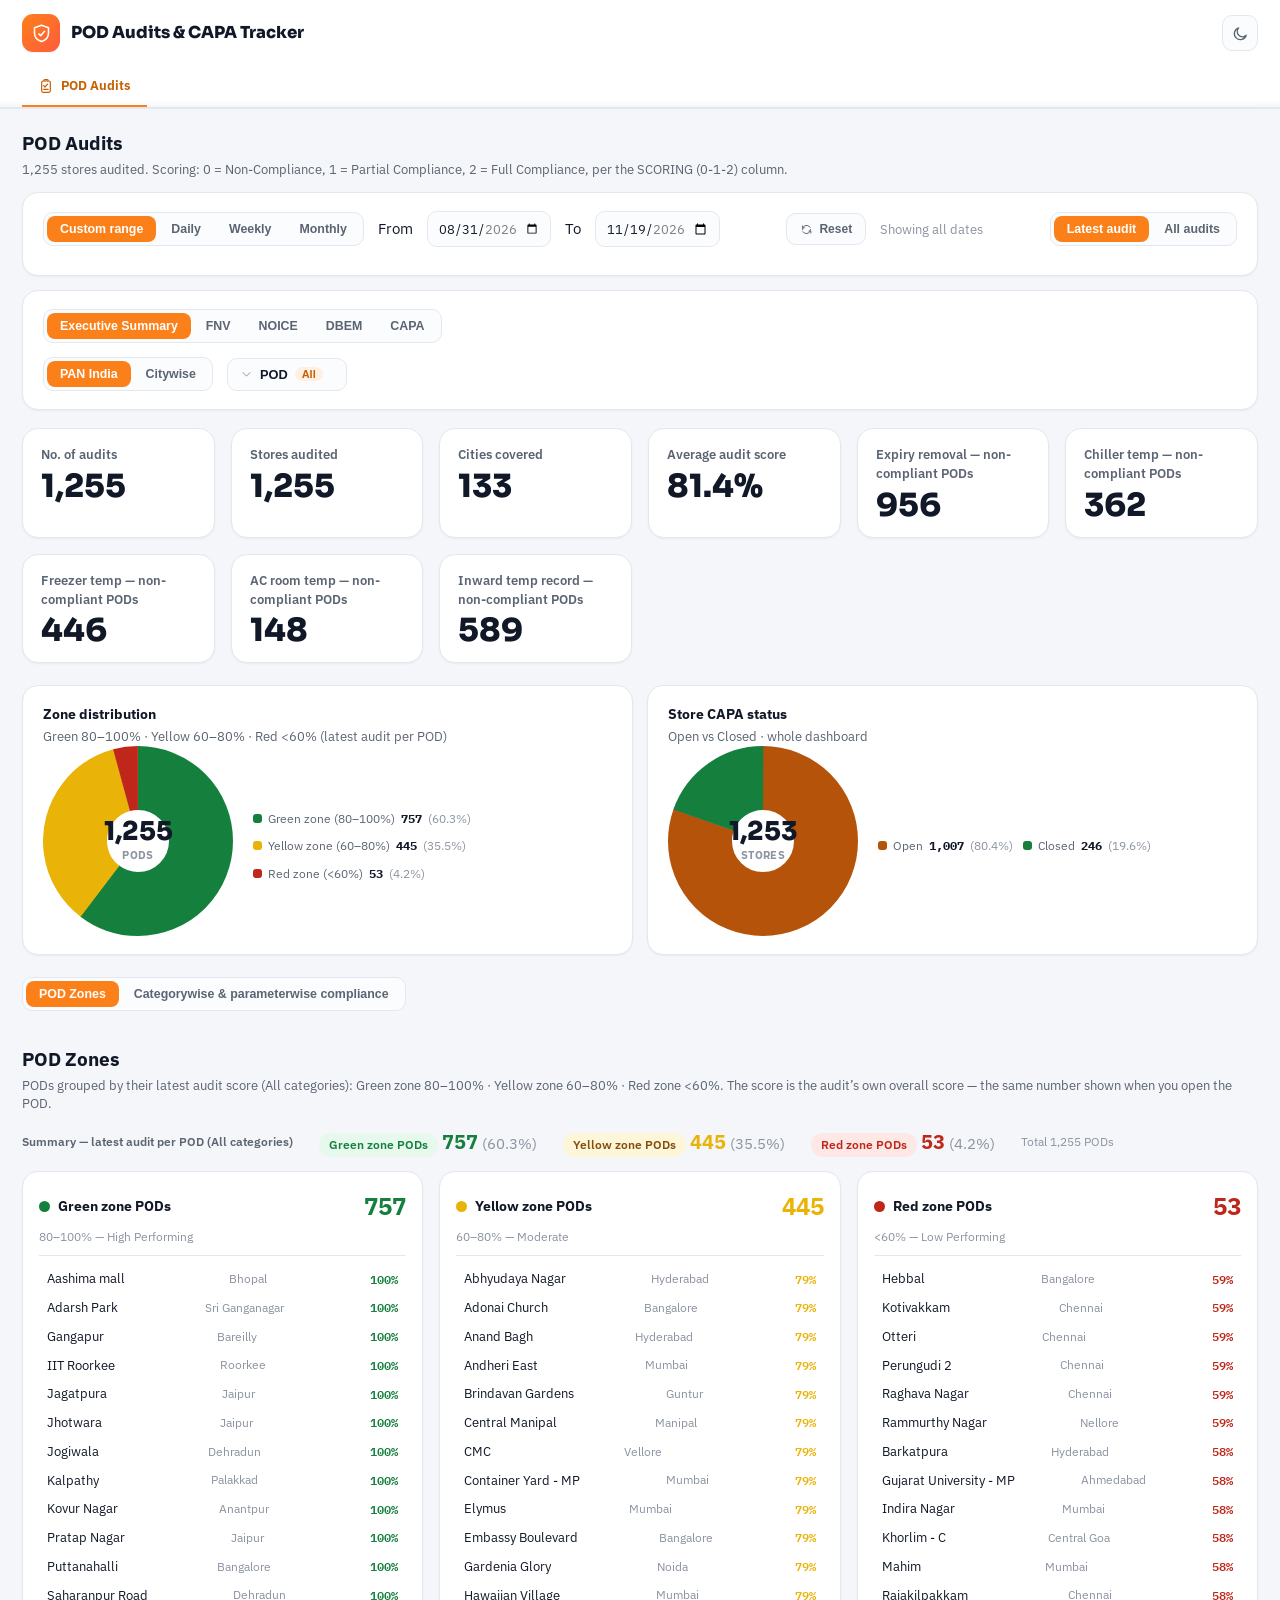
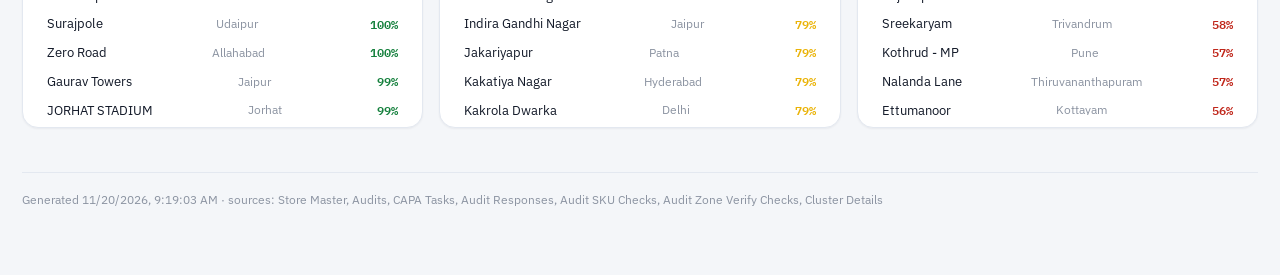
<file: pod-audits.html>
<!DOCTYPE html>
<html lang="en">
<head>
<meta charset="UTF-8">
<meta name="viewport" content="width=device-width, initial-scale=1.0">
<title>POD Audits &amp; CAPA Tracker</title>
<link rel="preconnect" href="https://fonts.googleapis.com">
<link href="https://fonts.googleapis.com/css2?family=Sora:wght@600;700;800&family=IBM+Plex+Sans:wght@400;500;600;700&family=IBM+Plex+Mono:wght@500;600&display=swap" rel="stylesheet">
<link rel="stylesheet" href="shared/theme.css">
</head>
<body>

<div class="topbar">
  <div class="topbar-inner">
    <div class="brand">
      <div class="logo" id="brandLogo"></div>
      <div>
        <div class="brand-title">POD Audits &amp; CAPA Tracker</div>
      </div>
    </div>
    <div class="top-actions">
      <button class="icon-btn" id="themeToggle" title="Toggle dark mode"></button>
    </div>
  </div>
  <div class="tabbar" id="tabbar">
    <button class="tab-btn active" data-tab="overview"></button>
  </div>
</div>

<div class="page">

  <!-- ================= POD AUDITS (was "Overview") ================= -->
  <div class="tab-panel active" data-panel="overview">

    <div class="section" style="margin-top:20px">
      <div class="section-head">
        <div>
          <div class="section-title">POD Audits</div>
          <div class="section-sub" id="ovSubtitle"></div>
        </div>
      </div>

      <div class="card" style="margin-bottom:14px">
        <div style="display:flex;flex-wrap:wrap;gap:14px;align-items:center">
          <div class="seg" id="datePresetSeg">
            <button type="button" class="seg-btn active" data-preset="custom">Custom range</button>
            <button type="button" class="seg-btn" data-preset="day">Daily</button>
            <button type="button" class="seg-btn" data-preset="week">Weekly</button>
            <button type="button" class="seg-btn" data-preset="month">Monthly</button>
          </div>
          <select class="date-input" id="weekSel" style="display:none"></select>
          <select class="date-input" id="monthSel" style="display:none"></select>
          <span class="flabel">From</span>
          <input type="date" class="date-input" id="dateFrom">
          <span class="flabel">To</span>
          <input type="date" class="date-input" id="dateTo">
          <button class="reset-btn" id="resetFiltersBtn"></button>
          <span id="dateStatusText" style="font-size:12.5px;color:var(--text-faint)"></span>
          <div class="seg" id="auditRecencySeg" style="margin-left:auto">
            <button type="button" class="seg-btn active" data-recency="latest">Latest audit</button>
            <button type="button" class="seg-btn" data-recency="all">All audits</button>
          </div>
        </div>
        <div class="active-tags" id="activeTags" style="margin-top:10px"></div>
      </div>

      <div class="card" style="margin-bottom:18px">
        <div class="seg" id="categoryTabSeg" style="margin-bottom:14px">
          <button type="button" class="seg-btn active" data-cat="exec">Executive Summary</button>
          <button type="button" class="seg-btn" data-cat="FNV">FNV</button>
          <button type="button" class="seg-btn" data-cat="Noice">NOICE</button>
          <button type="button" class="seg-btn" data-cat="DBEM">DBEM</button>
          <button type="button" class="seg-btn" data-cat="capa">CAPA</button>
        </div>
        <div id="execScopeNote" class="section-sub" style="display:none;margin:-4px 0 10px;font-weight:600;color:var(--accent-ink)">PAN India</div>
        <div style="display:flex;flex-wrap:wrap;gap:14px;align-items:center">
          <div class="seg" id="geoSeg">
            <button type="button" class="seg-btn active" data-geo="pan">PAN India</button>
            <button type="button" class="seg-btn" data-geo="city">Citywise</button>
          </div>
          <div class="msel hidden" id="citySel"><button class="msel-btn" id="citySelBtn"></button><div class="msel-pop"></div></div>
          <div class="msel" id="podSel"><button class="msel-btn" id="podSelBtn"></button><div class="msel-pop"></div></div>
        </div>
      </div>

      <div class="grid kpi-grid" id="ovKpiGrid"></div>

      <div class="grid" style="grid-template-columns:repeat(auto-fit,minmax(320px,1fr));gap:14px;margin-top:22px" id="execPies">
        <div class="card">
          <div class="section-title" style="font-size:14px">Zone distribution</div>
          <div class="section-sub">Green 80–100% · Yellow 60–80% · Red &lt;60% (latest audit per POD)</div>
          <div id="zonePie"></div>
        </div>
        <div class="card">
          <div class="section-title" style="font-size:14px">Store CAPA status</div>
          <div class="section-sub">Open vs Closed · whole dashboard</div>
          <div id="capaPie"></div>
        </div>
      </div>

      <div class="seg" id="ovSubTabSeg" style="margin-top:22px">
        <button type="button" class="seg-btn active" data-sub="zones">POD Zones</button>
        <button type="button" class="seg-btn" data-sub="compliance">Categorywise &amp; parameterwise compliance</button>
      </div>
    </div>

    <div class="section" id="sec-pod-zones" data-ovsub="zones">
      <div class="section-head">
        <div>
          <div class="section-title">POD Zones</div>
          <div class="section-sub" id="podZonesSubtitle"></div>
        </div>
      </div>
      <div id="podZones"></div>
    </div>

    <div class="section" id="sec-category" data-ovsub="compliance" style="display:none">
      <div class="section-head">
        <div>
          <div class="section-title">Categorywise &amp; parameterwise compliance</div>
          <div class="section-sub">POD counts per compliance bucket for each checklist parameter. Click a count to switch the bucket shown in the drill-down list; click a store for its findings. Category tabs above scope the table.</div>
        </div>
      </div>
      <div id="complianceTable"></div>
    </div>

  </div>

  <!-- ================= CAPA ================= -->
  <div class="tab-panel" data-panel="capa">
    <div class="section" style="margin-top:20px">
      <div class="section-head">
        <div>
          <div class="section-title">CAPA</div>
          <div class="section-sub">CAPA = Corrective Action. Every audit finding sends the store a fix task with a 3-day deadline. This page tracks whether each store fixed its issues, and whether it did so within those 3 days.</div>
        </div>
      </div>

      <div class="card" style="margin-bottom:14px">
        <div style="display:flex;flex-wrap:wrap;gap:14px;align-items:center">
          <div class="seg" id="datePresetSegCapa">
            <button type="button" class="seg-btn active" data-preset="custom">Custom range</button>
            <button type="button" class="seg-btn" data-preset="day">Daily</button>
            <button type="button" class="seg-btn" data-preset="week">Weekly</button>
            <button type="button" class="seg-btn" data-preset="month">Monthly</button>
          </div>
          <select class="date-input" id="weekSelCapa" style="display:none"></select>
          <select class="date-input" id="monthSelCapa" style="display:none"></select>
          <span class="flabel">From</span>
          <input type="date" class="date-input" id="dateFromCapa">
          <span class="flabel">To</span>
          <input type="date" class="date-input" id="dateToCapa">
          <button class="reset-btn" id="resetFiltersBtnCapa"></button>
          <span id="dateStatusTextCapa" style="font-size:12.5px;color:var(--text-faint)"></span>
        </div>
      </div>

      <div class="card" style="margin-bottom:18px">
        <div class="seg" id="categoryTabSegCapa" style="margin-bottom:14px">
          <button type="button" class="seg-btn active" data-cat="exec">Executive Summary</button>
          <button type="button" class="seg-btn" data-cat="FNV">FNV</button>
          <button type="button" class="seg-btn" data-cat="Noice">NOICE</button>
          <button type="button" class="seg-btn" data-cat="DBEM">DBEM</button>
          <button type="button" class="seg-btn" data-cat="capa">CAPA</button>
        </div>
        <div style="display:flex;flex-wrap:wrap;gap:14px;align-items:center">
          <div class="seg" id="geoSegCapa">
            <button type="button" class="seg-btn active" data-geo="pan">PAN India</button>
            <button type="button" class="seg-btn" data-geo="cluster">Cluster-wise</button>
            <button type="button" class="seg-btn" data-geo="city">Citywise</button>
          </div>
          <div class="msel hidden" id="clusterSelCapa"><button class="msel-btn" id="clusterSelBtnCapa"></button><div class="msel-pop"></div></div>
          <div class="msel hidden" id="citySelCapa"><button class="msel-btn" id="citySelBtnCapa"></button><div class="msel-pop"></div></div>
          <div class="msel" id="podSelCapa"><button class="msel-btn" id="podSelBtnCapa"></button><div class="msel-pop"></div></div>
        </div>
      </div>

      <div class="grid kpi-grid" id="capaKpiGrid" style="margin-top:18px"></div>

      <div class="card" style="margin-top:16px">
        <div class="card-title">CAPA by city and store — click a row for the checkpoint list, or "View report" for a summary</div>
        <div id="capaOverdueTable"></div>
      </div>
    </div>
  </div>

  <div class="footer-note">
    <span id="footMeta"></span>
  </div>
</div>

<div id="modalRoot"></div>

<script src="data/dashboard-data.js"></script>
<script src="shared/icons.js"></script>
<script src="shared/charts.js"></script>
<script src="shared/app.js"></script>
<script>
  document.getElementById('brandLogo').innerHTML = icon('logo', {size:21});
  var D = window.DASHBOARD_DATA;
  document.getElementById('footMeta').textContent = 'Generated ' + new Date(D.meta.generatedAt).toLocaleString() + ' · sources: ' + D.meta.dataSources.used.join(', ');

  // ---------------- top-level tabs: POD Audits / CAPA ----------------
  var TABS = [
    { key:'overview', label:'POD Audits', ic:'clipboard' },
    { key:'capa', label:'CAPA', ic:'shield-check' },
  ];
  document.querySelectorAll('#tabbar .tab-btn').forEach(function(btn){
    var t = TABS.find(function(x){ return x.key === btn.getAttribute('data-tab'); });
    btn.innerHTML = icon(t.ic,{size:15}) + t.label;
    btn.addEventListener('click', function(){
      document.querySelectorAll('#tabbar .tab-btn').forEach(function(b){ b.classList.remove('active'); });
      document.querySelectorAll('.tab-panel').forEach(function(p){ p.classList.remove('active'); });
      btn.classList.add('active');
      document.querySelector('.tab-panel[data-panel="'+t.key+'"]').classList.add('active');
    });
  });

  // ---------------- date preset rows: Custom range / Daily / Weekly / Monthly (duplicated on POD Audits + CAPA tabs, same shared state) ----------------
  var dateFromEl = document.getElementById('dateFrom'), dateToEl = document.getElementById('dateTo');
  var dateFromElCapa = document.getElementById('dateFromCapa'), dateToElCapa = document.getElementById('dateToCapa');
  var datePresetSeg = document.getElementById('datePresetSeg'), datePresetSegCapa = document.getElementById('datePresetSegCapa');
  var geoSeg = document.getElementById('geoSeg'), geoSegCapa = document.getElementById('geoSegCapa');
  var categoryTabSeg = document.getElementById('categoryTabSeg'), categoryTabSegCapa = document.getElementById('categoryTabSegCapa');
  [dateFromElCapa, dateToElCapa].forEach(function(el){ if (el){ el.min = D.meta.dateRange.from; el.max = D.meta.dateRange.to; } });

  // Weekly/Monthly dropdowns: pick a week number or a month instead of typing dates.
  // Weeks use ISO numbering (same as the IGCC weekly summary, e.g. 2026-10-05 = W41)
  // and only weeks/months that actually have audits are listed.
  var MONTH_NAMES = ['Jan','Feb','Mar','Apr','May','Jun','Jul','Aug','Sep','Oct','Nov','Dec'];
  var weekSels = [document.getElementById('weekSel'), document.getElementById('weekSelCapa')];
  var monthSels = [document.getElementById('monthSel'), document.getElementById('monthSelCapa')];
  function weekOptionLabel(key){
    var r = Dashboard.isoWeekRange(key);
    return 'Week '+(+key.split('-W')[1])+'  ('+r.from.slice(5)+' → '+r.to.slice(5)+')';
  }
  function monthOptionLabel(ym){
    return MONTH_NAMES[(+ym.slice(5,7))-1]+' '+ym.slice(0,4);
  }
  function populateDateDropdowns(){
    weekSels.forEach(function(sel){
      if (!sel) return;
      sel.innerHTML = '<option value="">Select week…</option>' + Dashboard.filterWeeks().map(function(k){
        return '<option value="'+k+'">'+weekOptionLabel(k)+'</option>';
      }).join('');
    });
    monthSels.forEach(function(sel){
      if (!sel) return;
      sel.innerHTML = '<option value="">Select month…</option>' + Dashboard.filterMonths().map(function(m){
        return '<option value="'+m+'">'+monthOptionLabel(m)+'</option>';
      }).join('');
    });
  }
  populateDateDropdowns();
  weekSels.forEach(function(sel){
    if (!sel) return;
    sel.addEventListener('change', function(){
      if (!sel.value) return;
      var r = Dashboard.isoWeekRange(sel.value);
      Dashboard.state.dateFrom = r.from; Dashboard.state.dateTo = r.to;
      Dashboard.state.datePresetCustom = false;
      Dashboard.refreshAll();
    });
  });
  monthSels.forEach(function(sel){
    if (!sel) return;
    sel.addEventListener('change', function(){
      if (!sel.value) return;
      Dashboard.state.dateFrom = sel.value+'-01';
      Dashboard.state.dateTo = sel.value+'-'+String(Dashboard.lastDayOfMonth(sel.value)).padStart(2,'0');
      Dashboard.state.datePresetCustom = false;
      Dashboard.refreshAll();
    });
  });

  [datePresetSeg, datePresetSegCapa].forEach(function(seg){
    if (!seg) return;
    seg.addEventListener('click', function(e){
      var btn = e.target.closest('.seg-btn'); if (!btn) return;
      var preset = btn.getAttribute('data-preset');
      var latest = D.meta.dateRange.to;
      if (preset === 'day'){ Dashboard.state.dateFrom = latest; Dashboard.state.dateTo = latest; Dashboard.state.datePresetCustom = false; }
      else if (preset === 'week'){ var wks = Dashboard.filterWeeks(); var r = Dashboard.isoWeekRange(wks[wks.length-1]); Dashboard.state.dateFrom = r.from; Dashboard.state.dateTo = r.to; Dashboard.state.datePresetCustom = false; }
      else if (preset === 'month'){ var mos = Dashboard.filterMonths(); var ym = mos[mos.length-1]; Dashboard.state.dateFrom = ym+'-01'; Dashboard.state.dateTo = ym+'-'+String(Dashboard.lastDayOfMonth(ym)).padStart(2,'0'); Dashboard.state.datePresetCustom = false; }
      else if (preset === 'custom'){ Dashboard.state.datePresetCustom = true; } // keep From/To as they are
      Dashboard.refreshAll();
    });
  });
  if (dateFromElCapa) dateFromElCapa.addEventListener('change', function(){ Dashboard.state.dateFrom = dateFromElCapa.value; Dashboard.refreshAll(); });
  if (dateToElCapa) dateToElCapa.addEventListener('change', function(){ Dashboard.state.dateTo = dateToElCapa.value; Dashboard.refreshAll(); });

  function refreshDateStatusText(){
    var isFull = Dashboard.state.dateFrom === D.meta.dateRange.from && Dashboard.state.dateTo === D.meta.dateRange.to;
    var txt = isFull ? 'Showing all dates' : 'Showing ' + Dashboard.state.dateFrom + ' → ' + Dashboard.state.dateTo;
    var el = document.getElementById('dateStatusText'); if (el) el.textContent = txt;
    var elCapa = document.getElementById('dateStatusTextCapa'); if (elCapa) elCapa.textContent = txt;
  }

  // ---------------- POD Audits sub-tabs: Categorywise compliance / POD Zones ----------------
  document.getElementById('ovSubTabSeg').addEventListener('click', function(e){
    var btn = e.target.closest('.seg-btn'); if (!btn) return;
    this.querySelectorAll('.seg-btn').forEach(function(b){ b.classList.remove('active'); });
    btn.classList.add('active');
    var sub = btn.getAttribute('data-sub');
    document.querySelectorAll('[data-ovsub]').forEach(function(sec){ sec.style.display = (sec.getAttribute('data-ovsub') === sub) ? '' : 'none'; });
  });

  // ---------------- All audits / Latest audit per store ----------------
  document.getElementById('auditRecencySeg').addEventListener('click', function(e){
    var btn = e.target.closest('.seg-btn'); if (!btn) return;
    this.querySelectorAll('.seg-btn').forEach(function(b){ b.classList.remove('active'); });
    btn.classList.add('active');
    Dashboard.state.latestOnly = btn.getAttribute('data-recency') === 'latest';
    Dashboard.refreshAll();
  });

  // ---------------- Executive Summary / FNV / NOICE / DBEM / CAPA sub-tabs (CAPA shows the CAPA panel) ----------------
  [categoryTabSeg, categoryTabSegCapa].forEach(function(seg){
    if (!seg) return;
    seg.addEventListener('click', function(e){
      var btn = e.target.closest('.seg-btn'); if (!btn) return;
      var cat = btn.getAttribute('data-cat');
      if (cat === 'capa'){
        // CAPA view: activate the capa panel; syncAllFilterUI owns strip highlighting
        Dashboard.state.view = 'capa';
        document.querySelectorAll('.tab-panel').forEach(function(p){ p.classList.remove('active'); });
        document.querySelector('.tab-panel[data-panel="capa"]').classList.add('active');
        syncAllFilterUI();
        window.scrollTo(0, 0);
        return;
      }
      Dashboard.state.view = 'overview';
      Dashboard.state.categoryTab = cat;
      // coming back from CAPA: make sure the overview panel is visible again
      document.querySelectorAll('.tab-panel').forEach(function(p){ p.classList.remove('active'); });
      document.querySelector('.tab-panel[data-panel="overview"]').classList.add('active');
      Dashboard.refreshAll();
    });
  });

  // ---------------- PAN India / Cluster-wise / Citywise geography toggle (Cluster-wise only exists on the CAPA tab's strip; POD Audits tab only has PAN India/Citywise, same shared state) ----------------
  [geoSeg, geoSegCapa].forEach(function(seg){
    if (!seg) return;
    seg.addEventListener('click', function(e){
      var btn = e.target.closest('.seg-btn'); if (!btn) return;
      var mode = btn.getAttribute('data-geo'); // 'pan' | 'cluster' | 'city'
      Dashboard.state.geoMode = mode;
      if (mode !== 'city') Dashboard.state.cities = null;
      if (mode !== 'cluster') Dashboard.state.clusters = null;
      Dashboard.refreshAll();
    });
  });

  // Repaints every duplicated filter control (both tabs) to match the current shared state —
  // runs on every refresh, so it doesn't matter which tab's control was actually clicked.
  function syncAllFilterUI(){
    var s = Dashboard.state;
    [dateFromEl, dateFromElCapa].forEach(function(el){ if (el) el.value = s.dateFrom; });
    [dateToEl, dateToElCapa].forEach(function(el){ if (el) el.value = s.dateTo; });
    var latest = D.meta.dateRange.to;
    var preset;
    if (s.datePresetCustom) { preset = 'custom'; }
    else {
      preset = 'custom';
      if (s.dateFrom === s.dateTo) preset = 'day';
      else {
        // any full ISO week present in the data counts as Weekly, any full month as Monthly
        var wkMatch = Dashboard.filterWeeks().some(function(k){ var r = Dashboard.isoWeekRange(k); return r.from===s.dateFrom && r.to===s.dateTo; });
        if (wkMatch) preset = 'week';
        else {
          var ym = s.dateFrom.slice(0,7);
          if (ym===s.dateTo.slice(0,7) && s.dateFrom.slice(8)==='01' && s.dateTo===ym+'-'+String(Dashboard.lastDayOfMonth(ym)).padStart(2,'0')) preset = 'month';
        }
      }
    }
    [datePresetSeg, datePresetSegCapa].forEach(function(seg){ if (!seg) return; seg.querySelectorAll('.seg-btn').forEach(function(b){ b.classList.toggle('active', b.getAttribute('data-preset')===preset); }); });
    // dropdown visibility follows the active preset; selection reflects the current range
    var showWeek = preset==='week', showMonth = preset==='month';
    if (showWeek || showMonth){
      weekSels.forEach(function(sel){
        if (!sel) return;
        sel.value = '';
        Dashboard.filterWeeks().forEach(function(k){
          var r = Dashboard.isoWeekRange(k);
          if (r.from===s.dateFrom && r.to===s.dateTo) sel.value = k;
        });
      });
      monthSels.forEach(function(sel){ if (sel) sel.value = (s.dateFrom.slice(0,7)===s.dateTo.slice(0,7)) ? s.dateFrom.slice(0,7) : ''; });
    }
    weekSels.forEach(function(sel){ if (sel){ sel.style.display = showWeek ? '' : 'none'; } });
    monthSels.forEach(function(sel){ if (sel){ sel.style.display = showMonth ? '' : 'none'; } });
    var mode = s.geoMode || 'pan';
    // Exec summary now supports geo filtering too (City/POD), same as category tabs
    var execPanOnly = false;
    [geoSeg, geoSegCapa].forEach(function(seg){
      if (!seg) return;
      var hasMode = false;
      seg.querySelectorAll('.seg-btn').forEach(function(b){ if (b.getAttribute('data-geo')===mode) hasMode = true; });
      seg.querySelectorAll('.seg-btn').forEach(function(b){
        var g = b.getAttribute('data-geo');
        b.classList.toggle('active', hasMode ? (g===mode) : (g==='pan'));
      });
    });
    [geoSeg, geoSegCapa].forEach(function(seg){ if (seg) seg.style.display = ''; });
    var scopeNote = document.getElementById('execScopeNote'); if (scopeNote) scopeNote.style.display = execPanOnly ? '' : 'none';
    // dropdowns follow the geo mode on every tab, including exec
    [document.getElementById('citySel'), document.getElementById('citySelCapa')].forEach(function(el){ if (el){ el.classList.toggle('hidden', mode!=='city'); } });
    [document.getElementById('clusterSelCapa')].forEach(function(el){ if (el){ el.classList.toggle('hidden', mode!=='cluster'); } });
    [document.getElementById('podSel'), document.getElementById('podSelCapa')].forEach(function(el){ if (el) el.style.display = ''; });
    [categoryTabSeg, categoryTabSegCapa].forEach(function(seg){ if (!seg) return; seg.querySelectorAll('.seg-btn').forEach(function(b){ var c = b.getAttribute('data-cat'); b.classList.toggle('active', s.view === 'capa' ? c==='capa' : c===s.categoryTab && c!=='capa'); }); });
  }

  // Reset also puts the date-preset / recency / geography / category controls back to defaults
  function resetAllFilters(){
    Dashboard.state.cities = null;
    Dashboard.state.pods = null;
    Dashboard.state.clusters = null;
    Dashboard.state.geoMode = 'pan';
    Dashboard.state.dateFrom = D.meta.dateRange.from;
    Dashboard.state.dateTo = D.meta.dateRange.to;
    Dashboard.state.datePresetCustom = false;
    Dashboard.state.latestOnly = false;
    Dashboard.state.categoryTab = 'exec';
    Dashboard.state.view = 'overview';
    document.querySelectorAll('#auditRecencySeg .seg-btn').forEach(function(b){ b.classList.toggle('active', b.getAttribute('data-recency')==='latest'); });
    Dashboard.refreshAll();
  }
  [document.getElementById('resetFiltersBtn'), document.getElementById('resetFiltersBtnCapa')].forEach(function(btn){
    if (!btn) return;
    btn.innerHTML = icon('refresh',{size:13}) + 'Reset';
    btn.addEventListener('click', resetAllFilters);
  });

  // ---------------- Overview KPI cards (matches the reference: plain number, no sub-text) ----------------
  var CATEGORY_TITLES = { exec:'Executive Summary', FNV:'FNV', Noice:'NOICE', DBEM:'DBEM' };
  function renderOverviewKpis(f){
    var el = document.getElementById('ovKpiGrid'); if (!el) return;
    var totalAudits = f.audits.length;
    var storesAudited = new Set(f.audits.map(function(a){ return a.storeId; })).size;
    var citiesCovered = f.citiesAudited.size;
    var cat = Dashboard.state.categoryTab || 'exec';
    var catCards = (cat === 'exec') ? Dashboard.zoneCards() : Dashboard.categoryCards(cat);
    var avgScore = Dashboard.avgCategoryScore(cat);
    var avgCard = avgScore === null ? [] : [{ key:'avgscore', value:avgScore+'%', label:(cat === 'exec' ? 'Average audit score' : CATEGORY_TITLES[cat] + ' average audit score') }];
    var cards = [
      { key:'audits', value:totalAudits.toLocaleString(), label:'No. of audits' },
      { key:'stores', value:storesAudited.toLocaleString(), label:'Stores audited' },
      { key:'cities', value:citiesCovered.toLocaleString(), label:'Cities covered' },
    ].concat(avgCard, catCards);
    el.innerHTML = cards.map(function(c){ return Charts.kpiCard({ key:c.key, value:c.value, label:c.label }); }).join('');
    document.getElementById('ovSubtitle').textContent = storesAudited.toLocaleString() + ' stores audited. Scoring: 0 = Non-Compliance, 1 = Partial Compliance, 2 = Full Compliance, per the SCORING (0-1-2) column.';
    var scope = Dashboard.state.clusters ? Array.from(Dashboard.state.clusters).join(', ') : (Dashboard.state.cities ? Array.from(Dashboard.state.cities).join(', ') : 'PAN India');
    var catLabel = CATEGORY_TITLES[cat] || cat;
    var catTitleEl = document.getElementById('catSectionTitle'); if (catTitleEl) catTitleEl.textContent = (cat === 'exec' ? 'Categorywise' : catLabel + ' —') + ' parameterwise compliance';
    var catSubEl = document.getElementById('catSubtitle'); if (catSubEl) catSubEl.textContent = 'Number of stores Fully compliant, Partially compliant, and Non compliant per ' + (cat === 'exec' ? 'category and ' : '') + 'checklist parameter (' + scope + '). Click a Parameter to expand the City & Store list; click a count to view just that bucket.';
  }

  // ---------------- CAPA tab: category-scoped KPI cards + city→POD closure breakdown ----------------
  // The existing CAPA donuts/bar/flat table below are left exactly as they were — they stay
  // city/date filtered only (not category-scoped), since those charts were already confirmed good.
  function capaCategoryFilter(rows){
    var cat = Dashboard.state.categoryTab;
    if (!cat || cat === 'exec') return rows;
    return rows.filter(function(c){ return c.category === cat; });
  }
  function classifyStoreCapa(rows){
    if (rows.some(function(c){ return c.status === 'Open'; })) return 'Open';
    if (rows.some(function(c){ return c.status === 'In Progress'; })) return 'In Progress';
    return 'Closed';
  }
  function renderCapaKpis(f){
    var el = document.getElementById('capaKpiGrid'); if (!el) return;
    var rows = capaCategoryFilter(f.capa);
    var byStore = {};
    rows.forEach(function(c){ (byStore[c.storeId] = byStore[c.storeId] || []).push(c); });
    var storeIds = Object.keys(byStore);
    // audit-level CAPA sharing: of audits that had findings, how many got CAPA tasks
    var capaAuditIds = {};
    var capaAuditIdsShared = {};
    f.capa.forEach(function(c){ capaAuditIds[c.auditId] = true; });
    var auditsWithFindings=0, auditsWithCapa=0;
    f.audits.forEach(function(a){
      if ((a.nc + a.pc) > 0){
        auditsWithFindings++;
        if (capaAuditIds[a.id]) { auditsWithCapa++; capaAuditIdsShared[a.id] = true; }
      }
    });
    // audit-level status over exactly the audits the shared card counts (findings + CAPA):
    // "closed" = at least ONE task Closed (closure started), "open" = no task Closed yet —
    // so open + closed = audits with CAPA shared.
    var byAudit = {};
    f.capa.forEach(function(c){ if (capaAuditIdsShared[c.auditId]) (byAudit[c.auditId] = byAudit[c.auditId] || []).push(c); });
    var auditsOpen=0, auditsClosed=0;
    Object.keys(byAudit).forEach(function(id){
      var tasks = byAudit[id];
      if (tasks.some(function(c){ return c.status === 'Closed'; })) auditsClosed++;
      else auditsOpen++;
    });
    var capaSharePct = auditsWithFindings ? Math.round(1000*auditsWithCapa/auditsWithFindings)/10 : 0;
    var auditClosedPct = (auditsOpen+auditsClosed) ? Math.round(100*auditsClosed/(auditsOpen+auditsClosed)) : 0;
    var cards = [
      { key:'cs-total', value:storeIds.length.toLocaleString(), label:'Stores with CAPA tasks' },
      { key:'cs-open', value:auditsOpen.toLocaleString(), label:'Audits — CAPA open' },
      { key:'cs-closed', value:auditsClosed.toLocaleString(), label:'Audits — CAPA closed (≥1 task)' },
      { key:'cs-closed-pct', value:auditClosedPct+'%', label:'Audits CAPA closed (%)' },
    ];
    el.innerHTML = cards.map(function(c){ return Charts.kpiCard({ key:c.key, value:c.value, label:c.label }); }).join('');
    var cat = Dashboard.state.categoryTab || 'exec';
    var scope = Dashboard.state.clusters ? Array.from(Dashboard.state.clusters).join(', ') : (Dashboard.state.cities ? Array.from(Dashboard.state.cities).join(', ') : 'PAN India');
    var subEl = document.getElementById('capaKpiSubtitle'); if (subEl) subEl.textContent = (CATEGORY_TITLES[cat]||cat) + ', ' + scope;
  }

  function renderCapaCoverage(f){
    var el = document.getElementById('capaCoverage'); if (!el) return;
    var audits = f.audits;
    var capaAuditIds = new Set(f.capa.map(function(c){ return c.auditId; }));
    var withCapa = 0, clean = 0, mailNotSent = [], mailSentNoTasks = [];
    audits.forEach(function(a){
      var hasFindings = (a.nc + a.pc) > 0;
      if (!hasFindings){ clean++; return; }
      if (capaAuditIds.has(a.id)) { withCapa++; return; }
      if (a.capaMailStatus === 'sent') mailSentNoTasks.push(a);
      else mailNotSent.push(a);
    });
    var withFindings = withCapa + mailNotSent.length + mailSentNoTasks.length;
    var rows = [
      { label:'Audits with CAPA tasks', n:withCapa, cls:'good',
        hint:'Findings recorded and CAPA sent to the store manager' },
      { label:'Clean audits — no CAPA needed', n:clean, cls:'info',
        hint:'Zero non-compliances (NC) and partial compliances (PC), so nothing to close' },
      { label:'Findings but CAPA email not sent', n:mailNotSent.length, cls:'bad',
        hint:'CAPA mail status blank in the tool — follow up in the Pod Audit Tool' },
      { label:'CAPA sent, tasks not in export yet', n:mailSentNoTasks.length, cls:'warn',
        hint:'Usually recent audits (last few days) or a sync gap in the CAPA Tasks export' },
    ];
    el.innerHTML = '<div class="table-wrap"><table class="datatable"><thead><tr>'+
      '<th>Bucket</th><th style="text-align:right">Audits</th><th>% of audits with findings</th><th>What it means</th>'+
      '</tr></thead><tbody>'+
      rows.map(function(r){
        var pct = withFindings ? Math.round(100*r.n/withFindings) : 0;
        return '<tr><td><span class="badge '+r.cls+'">'+r.label+'</span></td>'+
          '<td class="cnt-cell" style="text-align:right"><span>'+r.n.toLocaleString()+'</span></td>'+
          '<td class="cnt-cell" style="text-align:right;opacity:.75"><span>'+(r.label.indexOf('Clean')===0?'—':pct+'%')+'</span></td>'+
          '<td style="opacity:.75;font-size:12px">'+r.hint+'</td></tr>';
      }).join('')+
      '</tbody></table></div>';
    var sub = document.getElementById('capaCoverageSubtitle');
    if (sub) sub.textContent = withFindings.toLocaleString() + ' of ' + audits.length.toLocaleString() +
      ' audits had findings, so a CAPA went to the store manager for each. The rest were clean — no CAPA is generated when there is nothing to fix.';
  }


  // ---------------- Executive summary pies: zone distribution + store CAPA status ----------------
  function renderExecPies(f){
    var piesEl = document.getElementById('execPies');
    var zoneEl = document.getElementById('zonePie');
    var capaEl = document.getElementById('capaPie');
    // pies are executive-summary only — hidden on FNV/Noice/DBEM tabs
    var isExec = (Dashboard.state.categoryTab || 'exec') === 'exec';
    if (piesEl) piesEl.style.display = isExec ? '' : 'none';
    if (!isExec) return;
    if (zoneEl){
      // same buckets as the POD zones table below (renderPodZones) — zone % per POD
      var counts = { g:0, y:0, r:0 };
      var pods = Dashboard.zonePodScoresForPies ? Dashboard.zonePodScoresForPies() : [];
      pods.forEach(function(p){ counts[p.score >= 80 ? 'g' : p.score >= 60 ? 'y' : 'r']++; });
      Charts.donut(zoneEl, {
        size:190, thickness:64, centerValue:Charts.fmt(pods.length), centerLabel:'PODs',
        segments:[
          { label:'Green zone (80–100%)', value:counts.g, color:'var(--good)' },
          { label:'Yellow zone (60–80%)', value:counts.y, color:'var(--zone-yellow)' },
          { label:'Red zone (<60%)', value:counts.r, color:'var(--bad)' },
        ]
      });
    }
    if (capaEl){
      // whole dashboard: store-level CAPA status
      var byStore = {};
      D.capa.forEach(function(c){ (byStore[c.storeId] = byStore[c.storeId] || []).push(c); });
      var open = 0, closed = 0;
      Object.keys(byStore).forEach(function(k){
        var tasks = byStore[k];
        if (tasks.every(function(t){ return t.status === 'Closed'; })) closed++;
        else open++;
      });
      Charts.donut(capaEl, {
        size:190, thickness:64, centerValue:Charts.fmt(open + closed), centerLabel:'Stores',
        segments:[
          { label:'Open', value:open, color:'var(--warn)' },
          { label:'Closed', value:closed, color:'var(--good)' },
        ]
      });
    }
  }

  window.onDashboardRefresh = function(f){
    renderOverviewKpis(f);
    renderCapaKpis(f);
    renderCapaCoverage(f);
    renderExecPies(f);
    syncAllFilterUI();
    refreshDateStatusText();
  };

  Dashboard.init();
  renderOverviewKpis(Dashboard.computeFiltered());
</script>
</body>
</html>
</file>
<file: shared/theme.css>
/* ============================================================
   POD Audit & CAPA Command Center — shared design system
   ============================================================ */

:root{
  --bg:#f4f6f9;
  --bg-soft:#eef1f6;
  --surface:#ffffff;
  --surface-2:#fbfcfe;
  --border:#e3e8f0;
  --text:#111827;
  --text-soft:#5b6472;
  --text-faint:#8b93a1;

  --accent:#fc8019;
  --accent-ink:#c85f04;
  --accent-soft:#fff1e2;
  --accent2:#0d9488;
  --accent2-soft:#e6fbf7;

  --good:#15803d;
  --good-soft:#e7f8ec;
  --good-line:#86dba0;
  --warn:#b45309;
  --warn-soft:#fef3d6;
  --warn-line:#f3c463;
  --bad:#c0271b;
  --bad-soft:#fde8e6;
  --bad-line:#f3a29b;
  --zone-yellow:#eab308;
  --zone-yellow-soft:#fdf6d8;
  --zone-yellow-line:#e3c440;
  --zone-yellow-ink:#854d0e;
  --info:#1d4ed8;
  --info-soft:#e8eefd;

  /* zone / parameter palette (used consistently across every chart & badge) */
  --z-expiry:#c0271b;
  --z-chiller:#1d4ed8;
  --z-freezer:#0891b2;
  --z-acroom:#0d9488;
  --z-inward:#7c3aed;
  --z-other:#64748b;

  --radius:16px;
  --radius-sm:10px;
  --shadow-sm:0 1px 2px rgba(16,24,40,.05);
  --shadow-md:0 8px 24px -8px rgba(16,24,40,.12), 0 2px 6px rgba(16,24,40,.06);
  --shadow-lg:0 24px 48px -16px rgba(16,24,40,.2);

  --font-head:'Sora',system-ui,sans-serif;
  --font-body:'IBM Plex Sans',system-ui,sans-serif;
  --font-mono:'IBM Plex Mono',ui-monospace,monospace;
}

:root[data-theme="dark"]{
  --bg:#0d1117;
  --bg-soft:#11151c;
  --surface:#151a23;
  --surface-2:#1a202b;
  --border:#262e3a;
  --text:#eef1f6;
  --text-soft:#a3acbd;
  --text-faint:#6c7686;

  --accent:#ff9a3d;
  --accent-ink:#ffb668;
  --accent-soft:#2b2013;
  --accent2:#2dd4bf;
  --accent2-soft:#0f2a27;

  --good:#4ade80;
  --good-soft:#122318;
  --good-line:#1f6b3d;
  --warn:#fbbf24;
  --warn-soft:#2a2110;
  --warn-line:#7a5a11;
  --bad:#f87171;
  --bad-soft:#2a1414;
  --bad-line:#7a2620;
  --info:#60a5fa;
  --info-soft:#101d33;

  --zone-yellow:#facc15;
  --zone-yellow-soft:#2a250c;
  --zone-yellow-line:#7a6a11;
  --zone-yellow-ink:#fde047;

  --z-expiry:#f87171;
  --z-chiller:#60a5fa;
  --z-freezer:#22d3ee;
  --z-acroom:#2dd4bf;
  --z-inward:#a78bfa;
  --z-other:#94a3b8;

  --shadow-sm:0 1px 2px rgba(0,0,0,.4);
  --shadow-md:0 8px 24px -8px rgba(0,0,0,.5), 0 2px 6px rgba(0,0,0,.3);
  --shadow-lg:0 24px 48px -16px rgba(0,0,0,.6);
}

*{box-sizing:border-box}
html,body{margin:0;padding:0}
body{
  background:var(--bg);
  color:var(--text);
  font-family:var(--font-body);
  font-size:14.5px;
  line-height:1.5;
  -webkit-font-smoothing:antialiased;
}
h1,h2,h3,h4{font-family:var(--font-head);margin:0;letter-spacing:-.01em;color:var(--text)}
a{color:var(--accent-ink);text-decoration:none}
a:hover{text-decoration:underline}
svg{display:block}
.mono{font-family:var(--font-mono)}
.hidden{display:none !important}

/* ---------- layout shells ---------- */
.page{max-width:1440px;margin:0 auto;padding:0 22px 60px}
.section{margin-top:34px}
.section-head{display:flex;align-items:baseline;justify-content:space-between;gap:14px;margin-bottom:14px;flex-wrap:wrap}
.section-title{display:flex;align-items:center;gap:10px;font-size:19px;font-weight:700}
.section-title .ic{width:22px;height:22px;color:var(--accent)}
.section-sub{color:var(--text-soft);font-size:12.5px;margin-top:2px}
.grid{display:grid;gap:16px}
.card{
  background:var(--surface);
  border:1px solid var(--border);
  border-radius:var(--radius);
  box-shadow:var(--shadow-sm);
  padding:18px 20px;
}
.card-title{font-weight:700;font-size:14px;display:flex;align-items:center;gap:8px;margin-bottom:12px}
.card-title .ic{width:17px;height:17px;color:var(--accent)}

/* ---------- topbar ---------- */
.topbar{
  position:sticky;top:0;z-index:60;
  background:linear-gradient(180deg, var(--surface) 0%, var(--surface) 92%, transparent);
  backdrop-filter:blur(10px);
  border-bottom:1px solid var(--border);
}
.topbar-inner{max-width:1440px;margin:0 auto;padding:14px 22px;display:flex;align-items:center;gap:16px;flex-wrap:wrap}
.brand{display:flex;align-items:center;gap:11px;margin-right:auto}
.brand .logo{width:38px;height:38px;border-radius:11px;background:linear-gradient(135deg,var(--accent),#ff5b3c);display:flex;align-items:center;justify-content:center;color:#fff;flex-shrink:0;box-shadow:var(--shadow-sm)}
.brand .logo svg{width:21px;height:21px}
.brand-title{font-family:var(--font-head);font-weight:800;font-size:16.5px;line-height:1.2}
.brand-sub{font-size:11.5px;color:var(--text-soft);display:flex;gap:6px;align-items:center}
.brand-sub .dot{width:5px;height:5px;border-radius:50%;background:var(--good)}
.top-actions{display:flex;align-items:center;gap:8px}
.icon-btn{
  width:36px;height:36px;border-radius:10px;border:1px solid var(--border);
  background:var(--surface-2);color:var(--text-soft);display:flex;align-items:center;justify-content:center;cursor:pointer;
}
.icon-btn:hover{color:var(--accent);border-color:var(--accent)}
.icon-btn svg{width:17px;height:17px}
.pill-link{
  display:flex;align-items:center;gap:6px;font-size:12.5px;font-weight:600;padding:8px 13px;border-radius:10px;
  border:1px solid var(--border);background:var(--surface-2);color:var(--text-soft);cursor:pointer;
}
.pill-link:hover{border-color:var(--accent);color:var(--accent-ink)}

/* ---------- tabs (Format B) ---------- */
.tabbar{max-width:1440px;margin:0 auto;padding:0 22px;display:flex;gap:4px;overflow-x:auto;border-bottom:1px solid var(--border)}
.tab-btn{
  display:flex;align-items:center;gap:7px;padding:11px 16px;font-size:13px;font-weight:650;color:var(--text-soft);
  border:none;background:none;cursor:pointer;border-bottom:2.5px solid transparent;white-space:nowrap;font-family:var(--font-body);
}
.tab-btn svg{width:16px;height:16px}
.tab-btn:hover{color:var(--text)}
.tab-btn.active{color:var(--accent-ink);border-color:var(--accent)}
.tab-panel{display:none}
.tab-panel.active{display:block}

/* ---------- scroll nav (Format A) ---------- */
.scrollnav{max-width:1440px;margin:0 auto;padding:10px 22px;display:flex;gap:6px;overflow-x:auto;border-bottom:1px solid var(--border)}
.scrollnav a{
  padding:7px 13px;border-radius:20px;font-size:12.5px;font-weight:600;color:var(--text-soft);background:var(--surface-2);
  border:1px solid var(--border);white-space:nowrap;
}
.scrollnav a:hover, .scrollnav a.active{color:#fff;background:var(--accent);border-color:var(--accent);text-decoration:none}

/* ---------- filter bar ---------- */
.filterbar{
  display:flex;gap:10px;align-items:center;flex-wrap:wrap;
  background:var(--surface);border:1px solid var(--border);border-radius:var(--radius);
  padding:12px 14px;box-shadow:var(--shadow-sm);
}
.filterbar .flabel{font-size:11px;font-weight:700;text-transform:uppercase;letter-spacing:.04em;color:var(--text-faint);margin-right:2px}
.msel{position:relative}
.msel-btn{
  display:flex;align-items:center;gap:7px;padding:8px 12px;border-radius:10px;border:1px solid var(--border);
  background:var(--surface-2);font-size:12.8px;font-weight:600;cursor:pointer;color:var(--text);min-width:120px;
}
.msel-btn svg{width:13px;height:13px;color:var(--text-faint)}
.msel-btn .count{background:var(--accent-soft);color:var(--accent-ink);border-radius:20px;padding:1px 7px;font-size:11px;font-weight:700}
.msel-pop{
  position:absolute;top:calc(100% + 6px);left:0;width:250px;max-height:320px;overflow:auto;background:var(--surface);
  border:1px solid var(--border);border-radius:12px;box-shadow:var(--shadow-lg);padding:8px;z-index:80;display:none;
}
.msel.open .msel-pop{display:block}
.msel-search{width:100%;padding:7px 9px;border-radius:8px;border:1px solid var(--border);background:var(--surface-2);font-size:12.5px;margin-bottom:6px;color:var(--text)}
.msel-actions{display:flex;justify-content:space-between;padding:2px 4px 6px;font-size:11px}
.msel-actions button{background:none;border:none;color:var(--accent-ink);font-weight:700;cursor:pointer;padding:0}
.msel-opt{display:flex;align-items:center;gap:8px;padding:6px 7px;border-radius:7px;font-size:12.6px;cursor:pointer}
.msel-opt:hover{background:var(--bg-soft)}
.msel-opt input{accent-color:var(--accent)}
.date-input{padding:8px 10px;border-radius:10px;border:1px solid var(--border);background:var(--surface-2);font-size:12.5px;color:var(--text);font-family:var(--font-body)}
.reset-btn{margin-left:auto;font-size:12px;font-weight:700;color:var(--text-soft);background:var(--surface-2);border:1px solid var(--border);border-radius:10px;padding:8px 13px;cursor:pointer;display:flex;align-items:center;gap:6px}
.reset-btn:hover{color:var(--bad);border-color:var(--bad-line)}
.reset-btn svg{width:13px;height:13px}
.active-tags{display:flex;gap:6px;flex-wrap:wrap}
.tag{display:flex;align-items:center;gap:5px;background:var(--accent-soft);color:var(--accent-ink);font-size:11.5px;font-weight:700;padding:4px 9px;border-radius:20px}
.tag button{background:none;border:none;color:inherit;cursor:pointer;padding:0;display:flex}

/* ---------- segmented toggle (Day/Week/Month, City/Store/SKU, etc.) ---------- */
.seg{display:inline-flex;background:var(--surface-2);border:1px solid var(--border);border-radius:10px;padding:3px;gap:2px}
.seg-btn{border:none;background:none;font-size:12.4px;font-weight:700;color:var(--text-soft);padding:6px 13px;border-radius:8px;cursor:pointer;white-space:nowrap}
.seg-btn:hover{color:var(--text)}
.seg-btn.active{background:var(--accent);color:#fff}
.view-report-btn{font-size:11.6px;font-weight:700;color:var(--accent-ink);background:var(--accent-soft);border:none;border-radius:8px;padding:5px 10px;cursor:pointer;display:inline-flex;align-items:center;gap:5px;white-space:nowrap}
.view-report-btn:hover{background:var(--accent);color:#fff}
.view-report-btn svg{width:11px;height:11px}
.tag button svg{width:10px;height:10px}

/* ---------- KPI cards ----------
   Plain on purpose: label on top, one big number below, no icons/badges. */
.kpi-grid{grid-template-columns:repeat(auto-fit,minmax(178px,1fr))}
.kpi{
  background:var(--surface);border:1px solid var(--border);border-radius:var(--radius);
  padding:16px 18px;box-shadow:var(--shadow-sm);display:flex;flex-direction:column;gap:6px;
}
.kpi-value{font-family:var(--font-head);font-size:32px;font-weight:800;line-height:1;color:var(--text)}
.kpi-label{font-size:12.5px;color:var(--text-soft);font-weight:600}
.kpi-sub{font-size:11px;color:var(--text-faint)}

/* ---------- plain accordion table (category / parameter compliance) ---------- */
.compliance-table thead th{background:var(--info);color:#fff;border-bottom:none}
.compliance-table thead th:hover{color:#fff}
.compliance-row td{cursor:pointer}
.compliance-row .cnt-cell{text-align:right}
.compliance-row .cnt-cell span{display:inline-block;min-width:34px;font-weight:700;font-family:var(--font-mono);text-align:center;border:1px solid var(--border);border-radius:6px;padding:3px 8px;background:var(--surface-2)}
.compliance-row .cnt-cell:hover span{color:var(--accent-ink);border-color:var(--accent);background:var(--accent-soft)}
.compliance-row .param-cell{font-weight:600}
.compliance-expand td{background:var(--bg-soft);padding:14px 16px}
.compliance-expand-head{font-size:11px;font-weight:700;text-transform:uppercase;letter-spacing:.03em;color:var(--text-faint);margin-bottom:8px}
.compliance-expand-list{display:grid;grid-template-columns:repeat(auto-fill,minmax(220px,1fr));gap:5px 18px;max-height:340px;overflow:auto}
.compliance-expand-row{display:flex;gap:8px;font-size:12.6px;padding:3px 0;cursor:pointer}
.compliance-expand-row:hover .ce-store{text-decoration:underline;color:var(--accent-ink)}
.compliance-expand-row .ce-city{color:var(--text-faint);min-width:92px;flex-shrink:0}
.compliance-expand-row .ce-store{color:var(--text)}

/* ---------- badges / pills ---------- */
.badge{display:inline-flex;align-items:center;gap:5px;font-size:11px;font-weight:700;padding:3px 9px;border-radius:20px;white-space:nowrap}
.badge svg{width:10px;height:10px}
.badge.good{background:var(--good-soft);color:var(--good)}
.badge.warn{background:var(--warn-soft);color:var(--warn)}
.badge.bad{background:var(--bad-soft);color:var(--bad)}
.badge.info{background:var(--info-soft);color:var(--info)}
.badge.neutral{background:var(--bg-soft);color:var(--text-soft)}

/* ---------- tables ---------- */
.table-wrap{overflow:auto;border-radius:var(--radius-sm);border:1px solid var(--border)}
table.datatable{width:100%;border-collapse:collapse;font-size:12.8px;background:var(--surface)}
table.datatable thead th{
  position:sticky;top:0;background:var(--surface-2);text-align:left;padding:10px 12px;font-size:11px;font-weight:700;
  text-transform:uppercase;letter-spacing:.03em;color:var(--text-faint);border-bottom:1px solid var(--border);cursor:pointer;white-space:nowrap;
}
table.datatable thead th:hover{color:var(--accent-ink)}
table.datatable thead th.sticky-col, table.datatable tbody td.sticky-col{position:sticky;left:0;background:var(--surface-2);z-index:2}
table.datatable tbody td{padding:9px 12px;border-bottom:1px solid var(--border);white-space:nowrap}
table.datatable tbody tr:hover{background:var(--bg-soft)}
table.datatable tbody tr:last-child td{border-bottom:none}
.rowlink{cursor:pointer}
.scorebar{width:70px;height:6px;border-radius:4px;background:var(--bg-soft);overflow:hidden;display:inline-block;vertical-align:middle;margin-right:6px}
.scorebar > i{display:block;height:100%;border-radius:4px}
.pager{display:flex;align-items:center;justify-content:space-between;padding:10px 4px 0;font-size:12px;color:var(--text-soft)}
.pager button{border:1px solid var(--border);background:var(--surface-2);border-radius:8px;padding:5px 10px;cursor:pointer;color:var(--text)}
.pager button:disabled{opacity:.4;cursor:default}
.search-box{display:flex;align-items:center;gap:7px;padding:7px 11px;border:1px solid var(--border);border-radius:10px;background:var(--surface-2);width:220px}
.search-box svg{width:14px;height:14px;color:var(--text-faint);flex-shrink:0}
.search-box input{border:none;background:none;outline:none;font-size:12.6px;width:100%;color:var(--text);font-family:var(--font-body)}

/* ---------- charts ---------- */
.chart-legend{display:flex;flex-wrap:wrap;gap:10px;margin-top:10px;font-size:11.6px}
.chart-legend .li{display:flex;align-items:center;gap:6px;color:var(--text-soft);cursor:default}
.chart-legend .sw{width:9px;height:9px;border-radius:3px;flex-shrink:0}
.bar-row{display:grid;grid-template-columns:150px 1fr 46px;gap:10px;align-items:center;font-size:12.4px;padding:5px 0}
.bar-row .lbl{color:var(--text-soft);font-weight:600;overflow:hidden;text-overflow:ellipsis;white-space:nowrap;cursor:pointer}
.bar-row .lbl:hover{color:var(--accent-ink);text-decoration:underline}
.bar-track{height:11px;border-radius:6px;background:var(--bg-soft);overflow:hidden;position:relative}
.bar-fill{height:100%;border-radius:6px;transition:width .4s}
.bar-val{text-align:right;font-weight:700;font-size:12px;font-family:var(--font-mono)}
.hm-cell{font-size:11px;font-weight:700;text-align:center;padding:8px 4px;border-radius:6px;cursor:pointer;color:#fff}
.hm-cell:hover{outline:2px solid var(--text);outline-offset:-2px}
.tooltip{position:fixed;z-index:400;background:#1a202b;color:#fff;font-size:12px;padding:9px 12px;border-radius:9px;box-shadow:var(--shadow-lg);pointer-events:none;max-width:260px;line-height:1.4;opacity:0;transition:opacity .1s}
.tooltip.show{opacity:1}
.tooltip b{color:var(--accent)}

/* ---------- modal (drilldown / report viewer) ---------- */
.modal-backdrop{position:fixed;inset:0;background:rgba(10,13,20,.55);z-index:500;display:none;align-items:center;justify-content:center;padding:24px}
.modal-backdrop.open{display:flex}
.modal{background:var(--surface);border-radius:18px;max-width:920px;width:100%;max-height:86vh;overflow:auto;box-shadow:var(--shadow-lg);border:1px solid var(--border)}
.modal-head{display:flex;align-items:center;justify-content:space-between;padding:16px 20px;border-bottom:1px solid var(--border);position:sticky;top:0;background:var(--surface)}
.modal-head h3{font-size:16px;display:flex;align-items:center;gap:8px}
.modal-head h3 svg{width:18px;height:18px;color:var(--accent)}
.modal-close{width:32px;height:32px;border-radius:9px;border:1px solid var(--border);background:var(--surface-2);cursor:pointer;display:flex;align-items:center;justify-content:center;color:var(--text-soft)}
.modal-close svg{width:14px;height:14px}
.modal-body{padding:18px 20px}
.finding-card{border:1px solid var(--border);border-radius:12px;padding:13px 15px;margin-bottom:10px;background:var(--surface-2)}
.finding-card .fc-top{display:flex;justify-content:space-between;gap:10px;margin-bottom:6px;align-items:baseline}
.finding-card .fc-title{font-weight:700;font-size:13px}
.finding-card .fc-meta{font-size:11.5px;color:var(--text-faint)}
.finding-card .fc-remark{font-size:12.6px;color:var(--text-soft);margin:6px 0}
.finding-card .fc-photos{display:flex;gap:6px;flex-wrap:wrap;margin-top:6px}
.photo-link{display:flex;align-items:center;gap:5px;font-size:11.5px;font-weight:600;padding:5px 9px;border-radius:8px;background:var(--info-soft);color:var(--info)}
.photo-link svg{width:11px;height:11px}

/* ---------- misc ---------- */
.footer-note{margin-top:44px;padding:18px 0 6px;border-top:1px solid var(--border);color:var(--text-faint);font-size:11.5px;display:flex;justify-content:space-between;flex-wrap:wrap;gap:8px}
.two-col{display:grid;grid-template-columns:1.1fr 1fr;gap:16px}
.three-col{display:grid;grid-template-columns:1fr 1fr 1fr;gap:16px}
@media (max-width:920px){ .two-col,.three-col{grid-template-columns:1fr} }
.empty-state{padding:40px 20px;text-align:center;color:var(--text-faint);font-size:13px}
.spark{display:block}

/* ---------- POD Zones (Green / Yellow / Red) ---------- */
.zone-cols{display:grid;grid-template-columns:repeat(3,1fr);gap:16px}
@media (max-width:920px){ .zone-cols{grid-template-columns:1fr} }
.zone-col{padding:16px 16px 12px;display:flex;flex-direction:column;min-height:0}
.zone-col-head{display:flex;align-items:center;justify-content:space-between;gap:10px;margin-bottom:4px}
.zone-col-title{display:flex;align-items:center;gap:8px;font-weight:700;font-size:14px}
.zone-dot{width:11px;height:11px;border-radius:50%;flex-shrink:0}
.zone-col-count{font-size:24px;font-weight:650;font-family:var(--font-mono)}
.zone-col-range{font-size:11.5px;color:var(--text-faint);margin-bottom:10px}
.zone-pod-list{max-height:460px;overflow-y:auto;font-size:12.5px;border-top:1px solid var(--border);padding-top:8px}
.zone-pod-row{display:flex;justify-content:space-between;align-items:center;gap:8px;padding:5px 8px;border-radius:7px;cursor:default}
.zone-pod-row:hover{background:var(--surface-2)}
.zone-pod-row .zp-name{min-width:0;overflow:hidden;text-overflow:ellipsis;white-space:nowrap}
.zone-pod-row .zp-city{color:var(--text-faint);font-size:11.5px;flex-shrink:0}
.zone-pod-row .zp-score{font-family:var(--font-mono);font-weight:600;font-size:12px;flex-shrink:0}
.zone-summary-strip{display:flex;flex-wrap:wrap;gap:10px 26px;align-items:center;margin-bottom:14px}
.zone-summary-strip .ztag{display:inline-flex;align-items:center;gap:7px;font-size:12px;font-weight:600;padding:3px 10px;border-radius:20px}
.ztag.g{background:var(--good-soft);color:var(--good)}
.ztag.y{background:var(--zone-yellow-soft);color:var(--zone-yellow-ink)}
.ztag.r{background:var(--bad-soft);color:var(--bad)}
</file>
